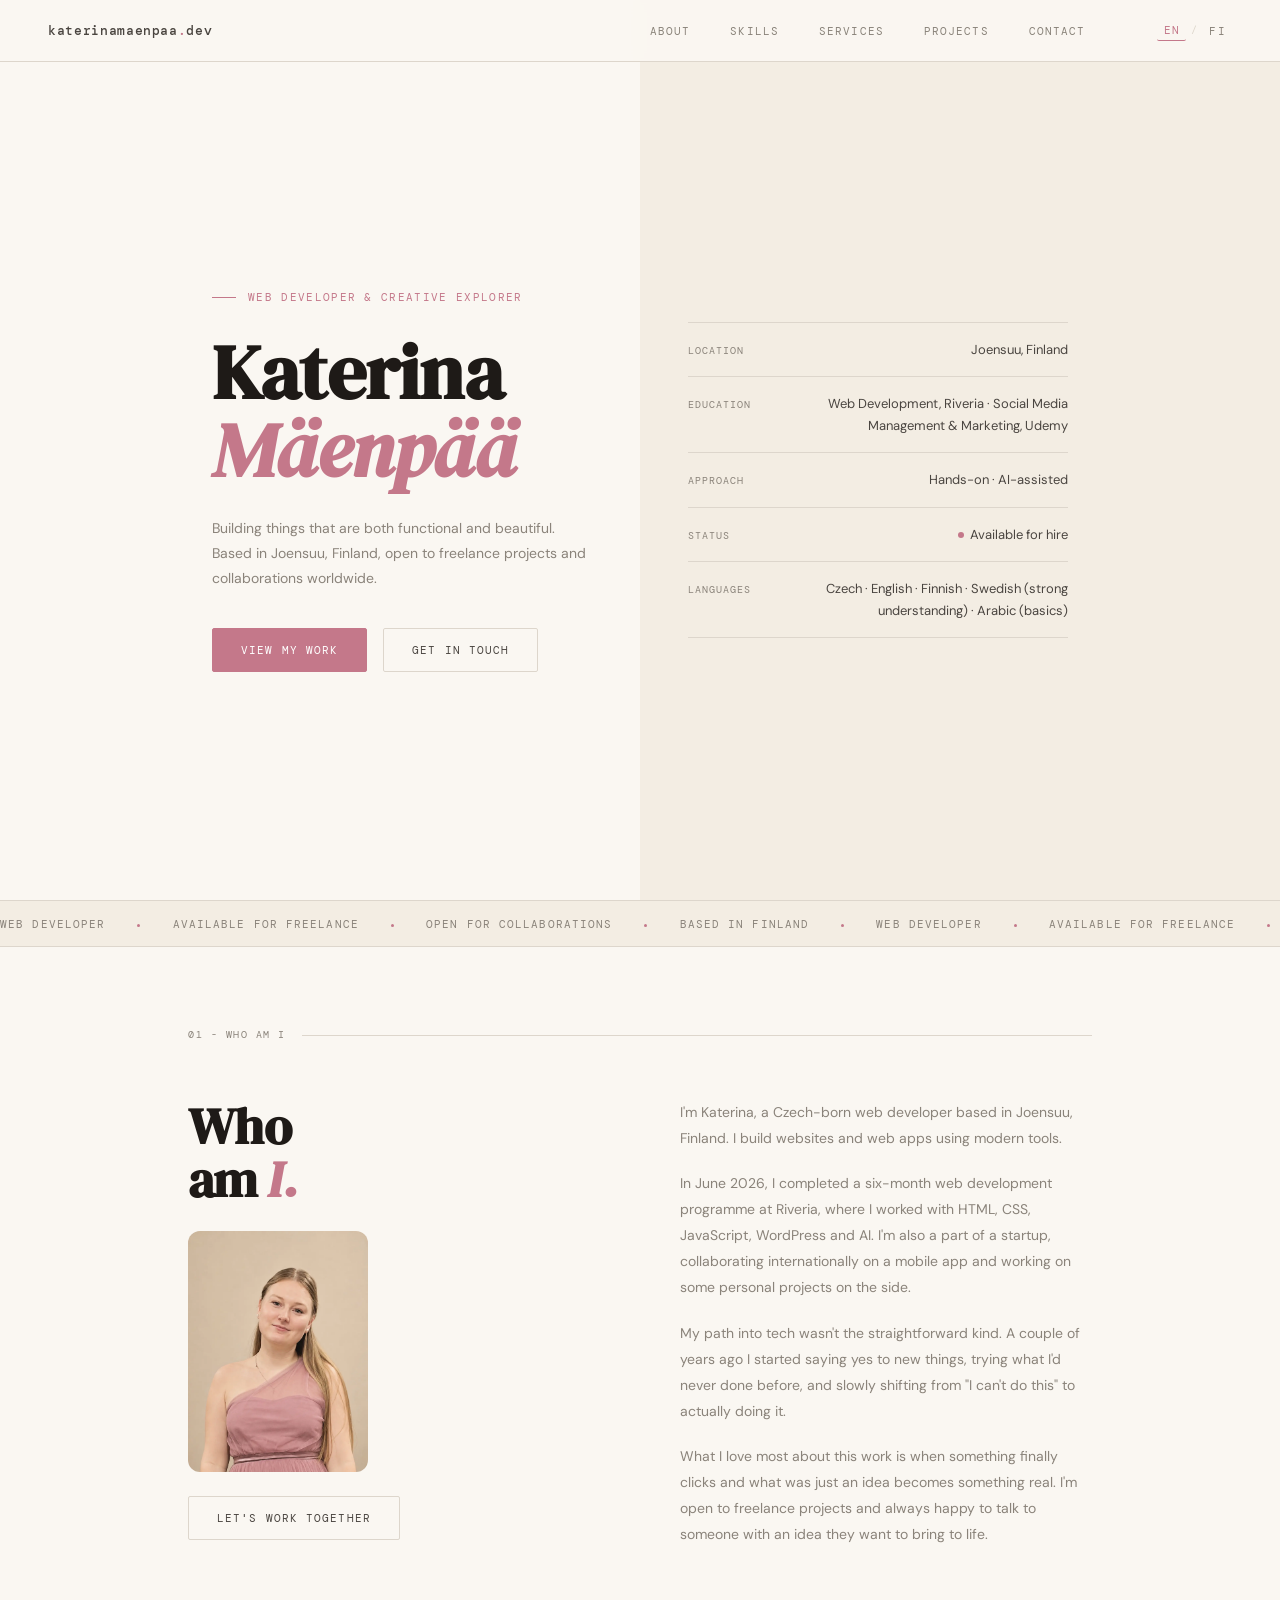
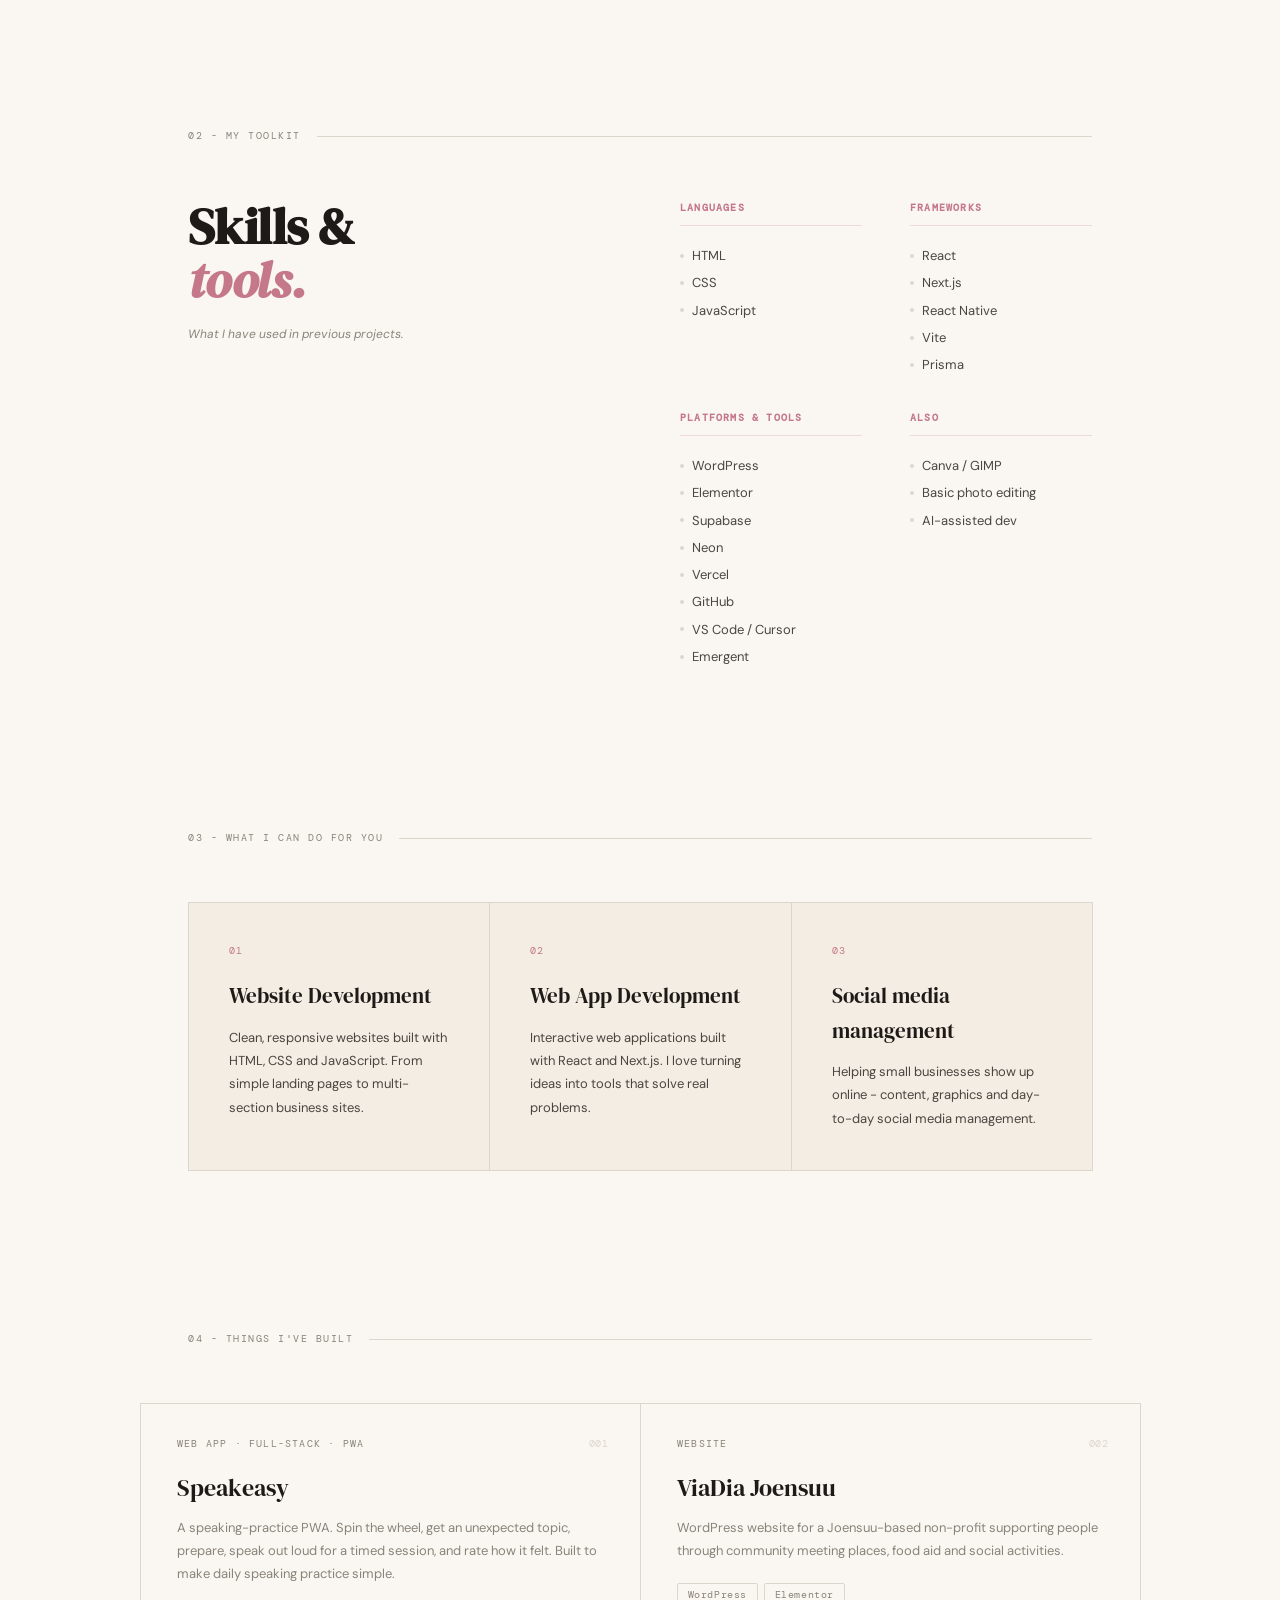
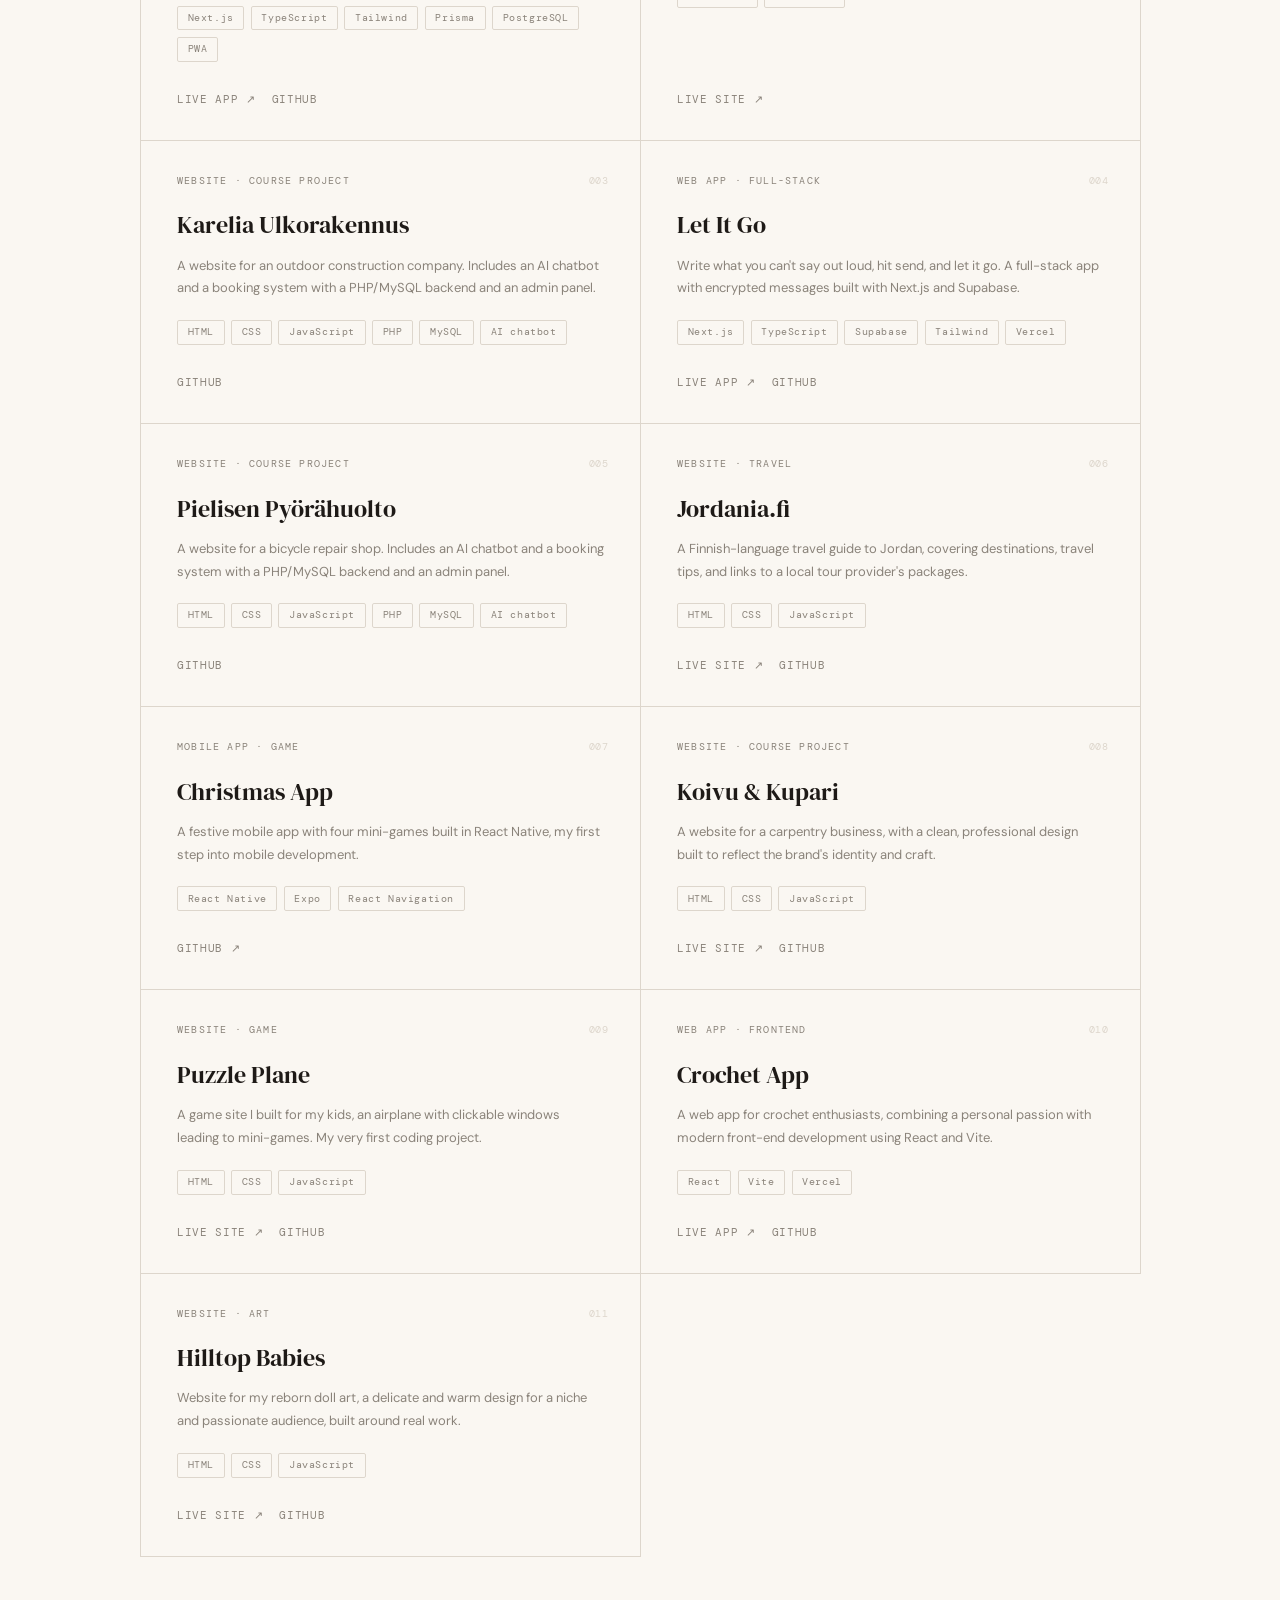
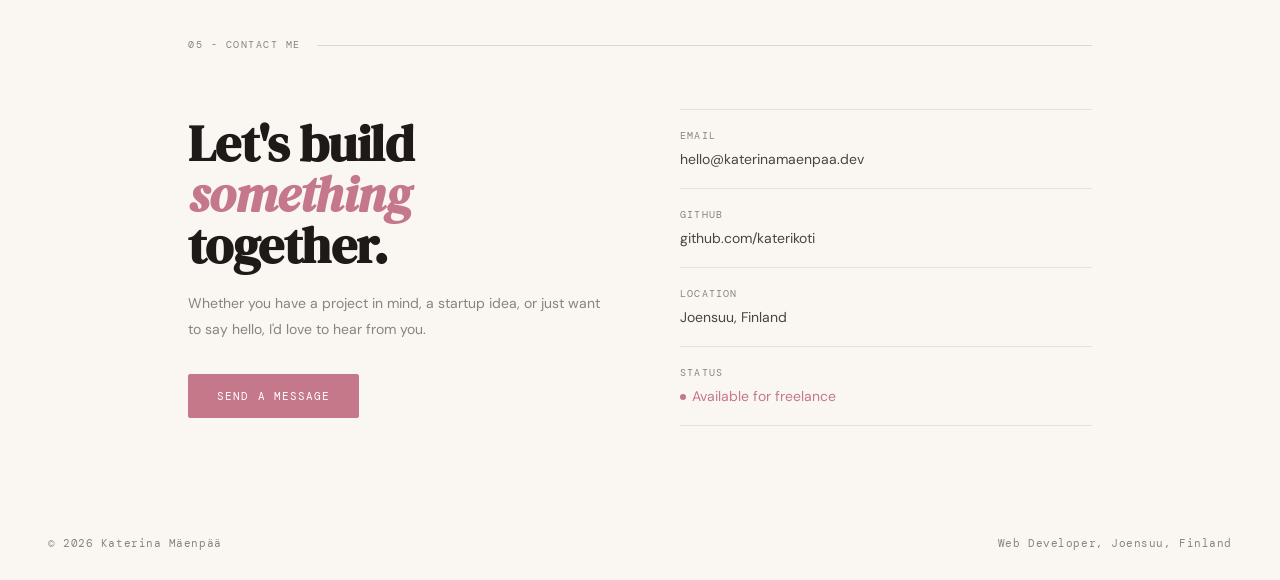
<file: index.html>
<!DOCTYPE html>
<html lang="en">
<head>
<meta charset="UTF-8">
<meta name="viewport" content="width=device-width, initial-scale=1.0">

<!-- SEO -->
<title>Katerina Mäenpää | Web Developer, Joensuu, Finland</title>
<meta name="description" content="Web developer based in Joensuu, Finland. I build clean, responsive websites and web apps using HTML, CSS, JavaScript, React and WordPress. Open to freelance projects worldwide.">
<meta name="keywords" content="web developer, Joensuu, Finland, freelance, React, Next.js, WordPress, HTML, CSS, JavaScript">
<meta name="author" content="Katerina Mäenpää">
<meta name="robots" content="index, follow">
<link rel="canonical" href="https://katerinamaenpaa.dev/">

<!-- GEO -->
<meta name="geo.region" content="FI-PKS">
<meta name="geo.placename" content="Joensuu">
<meta name="geo.position" content="62.6010;29.7638">
<meta name="ICBM" content="62.6010, 29.7638">

<!-- Open Graph -->
<meta property="og:type" content="website">
<meta property="og:title" content="Katerina Mäenpää | Web Developer">
<meta property="og:description" content="Web developer based in Joensuu, Finland. Building clean, responsive websites and web apps. Open to freelance projects worldwide.">
<meta property="og:url" content="https://katerinamaenpaa.dev/">
<meta property="og:locale" content="en_US">
<meta property="og:locale:alternate" content="fi_FI">

<link rel="icon" type="image/svg+xml" href="favicon.svg">
<link rel="preconnect" href="https://fonts.googleapis.com">
<link rel="preconnect" href="https://fonts.gstatic.com" crossorigin>
<link href="https://fonts.googleapis.com/css2?family=DM+Serif+Display:ital@0;1&family=DM+Mono:wght@400;500&family=DM+Sans:wght@400;500&display=swap" rel="stylesheet">
<link rel="stylesheet" href="styles.css">
</head>
<body>

<nav>
  <div style="display:flex;justify-content:space-between;align-items:center;width:100%">
  <div class="nav-logo">katerinamaenpaa<span>.</span>dev</div>
  <ul class="nav-links">
    <li><a href="#about" id="nav-about" data-fi="Tietoa">About</a></li>
    <li><a href="#skills" id="nav-skills" data-fi="Taidot">Skills</a></li>
    <li><a href="#services" id="nav-services" data-fi="Palvelut">Services</a></li>
    <li><a href="#projects" id="nav-projects" data-fi="Projektit">Projects</a></li>
    <li><a href="#contact" id="nav-contact" data-fi="Yhteystiedot">Contact</a></li>
    <li>
      <div class="lang-switcher">
        <button data-lang="en" class="active">EN</button>
        <span class="lang-sep">/</span>
        <button data-lang="fi">FI</button>
      </div>
    </li>
  </ul>
  <div class="nav-mobile-right">
    <div class="lang-switcher lang-switcher-mobile">
      <button data-lang="en" class="active">EN</button>
      <span class="lang-sep">/</span>
      <button data-lang="fi">FI</button>
    </div>
    <button class="hamburger" id="hamburger" aria-label="Menu">
      <span></span><span></span><span></span>
    </button>
  </div>
</nav>

<div class="mobile-menu" id="mobile-menu">
  <a href="#about" id="mob-about" data-fi="Tietoa">About</a>
  <a href="#skills" id="mob-skills" data-fi="Taidot">Skills</a>
  <a href="#services" id="mob-services" data-fi="Palvelut">Services</a>
  <a href="#projects" id="mob-projects" data-fi="Projektit">Projects</a>
  <a href="#contact" id="mob-contact" data-fi="Yhteystiedot">Contact</a>
</div>

<section class="hero" id="hero">
  <div class="hero-inner container">
    <div class="hero-left">
      <div class="hero-tag" id="hero-tag" data-fi="Web-kehittäjä &amp;amp; luova tekijä">Web Developer &amp; Creative Explorer</div>
      <h1>Katerina<br><em>Mäenpää</em></h1>
      <p class="hero-desc" id="hero-desc" data-fi="Rakennan asioita, jotka ovat sekä toimivia että kauniita. Kotipaikka Joensuu, avoin freelance-projekteille ja yhteistyöhön ympäri maailmaa.">Building things that are both functional and beautiful. Based in Joensuu, Finland, open to freelance projects and collaborations worldwide.</p>
      <div class="hero-cta">
        <a href="#projects" class="btn filled" id="hero-cta1" data-fi="Katso töitäni">View my work</a>
        <a href="#contact" class="btn" id="hero-cta2" data-fi="Ota yhteyttä">Get in touch</a>
      </div>
    </div>
    <div class="hero-right">
      <div class="hero-meta">
        <div class="hero-meta-row">
          <span class="hero-meta-label" id="meta-location-label" data-fi="Sijainti">Location</span>
          <span class="hero-meta-val" id="meta-location-val" data-fi="Joensuu, Suomi">Joensuu, Finland</span>
        </div>
        <div class="hero-meta-row">
          <span class="hero-meta-label" id="meta-education-label" data-fi="Koulutus">Education</span>
          <span class="hero-meta-val" id="meta-education-val" data-fi="Verkkopalvelun toteuttaminen, Riveria · Sosiaalisen median hallinta &amp; markkinointi, Udemy">Web Development, Riveria · Social Media Management &amp; Marketing, Udemy</span>
        </div>
        <div class="hero-meta-row">
          <span class="hero-meta-label" id="meta-approach-label" data-fi="Työtapa">Approach</span>
          <span class="hero-meta-val" id="meta-approach-val" data-fi="Tekemällä oppien · Tekoäly-avusteinen">Hands-on · AI-assisted</span>
        </div>
        <div class="hero-meta-row">
          <span class="hero-meta-label" id="meta-status-label" data-fi="Tilanne">Status</span>
          <span class="hero-meta-val" id="meta-status-val" data-fi="&lt;span class=&quot;status-dot&quot;&gt;&lt;/span&gt;Avoinna töille"><span class="status-dot"></span>Available for hire</span>
        </div>
        <div class="hero-meta-row">
          <span class="hero-meta-label" id="meta-languages-label" data-fi="Kielet">Languages</span>
          <span class="hero-meta-val" id="meta-languages-val" data-fi="Tšekki · Englanti · Suomi · Ruotsi (vahva ymmärtäminen) · Arabia (perusteet)">Czech · English · Finnish · Swedish (strong understanding) · Arabic (basics)</span>
        </div>
      </div>
    </div>
  </div>
</section>

<div class="ticker-wrap">
  <div class="ticker-inner">
    <div class="ticker" id="ticker">
        Web Developer <span class="tdot"></span> Available for freelance <span class="tdot"></span> Open for collaborations <span class="tdot"></span> Based in Finland <span class="tdot"></span> Web Developer <span class="tdot"></span> Available for freelance <span class="tdot"></span> Open for collaborations <span class="tdot"></span> Based in Finland <span class="tdot"></span> Web Developer <span class="tdot"></span> Available for freelance <span class="tdot"></span> Open for collaborations <span class="tdot"></span> Based in Finland <span class="tdot"></span> Web Developer <span class="tdot"></span> Available for freelance <span class="tdot"></span> Open for collaborations <span class="tdot"></span> Based in Finland <span class="tdot"></span>
      </div>
  </div>
</div>

<section id="about">
  <div class="section-inner">
    <div class="section-label" id="section-about-label" data-fi="01 - Kuka olen">01 - Who am I</div>
    <div class="about-grid">
      <div>
        <h2 id="about-h2" data-fi="Kuka&lt;br&gt;&lt;em&gt;olen.&lt;/em&gt;">Who<br>am <em>I.</em></h2>
        <img src="katerina.webp" alt="Portrait of Katerina Mäenpää in a pink dress, waist-up" class="about-photo">
        <a href="#contact" class="btn" style="margin-top:0" id="about-cta" data-fi="Tehdään yhteistyötä">Let's work together</a>
      </div>
      <div>
        <p class="about-text" id="about-p1" data-fi="Olen Katerina, tšekkiläissyntyinen web-kehittäjä Joensuusta. Rakennan verkkosivuja ja verkkosovelluksia moderneilla työkaluilla.">I'm Katerina, a Czech-born web developer based in Joensuu, Finland. I build websites and web apps using modern tools.</p>
        <p class="about-text" id="about-p2" data-fi="Kesäkuussa 2026 valmistuin kuuden kuukauden web-kehityskoulutuksesta Riveriassa, jossa työskentelin HTML:n, CSS:n, JavaScriptin, WordPressin ja tekoälyn parissa. Olen myös mukana startupissa, teen kansainvälistä yhteistyötä mobiilisovelluksen parissa ja työstän samalla omia henkilökohtaisia projekteja.">In June 2026, I completed a six-month web development programme at Riveria, where I worked with HTML, CSS, JavaScript, WordPress and AI. I'm also a part of a startup, collaborating internationally on a mobile app and working on some personal projects on the side.</p>
        <p class="about-text" id="about-p3" data-fi="Polkuni teknologia-alalle ei ollut suoraviivainen. Muutama vuosi sitten päätin alkaa sanoa kyllä uusille asioille, kokeilla, mitä en ollut koskaan tehnyt ja vähitellen 'en pysty tähän' asenne muuttui siihen, että oikeasti tein sitä.">My path into tech wasn't the straightforward kind. A couple of years ago I started saying yes to new things, trying what I'd never done before, and slowly shifting from "I can't do this" to actually doing it.</p>
        <p class="about-text" id="about-p4" data-fi="Rakastan tässä työssä eniten sitä, kun jokin viimein napsahtaa paikalleen ja pelkästä ideasta tulee jotain todellista. Olen avoin freelance-projekteille ja juttelen mielelläni kenen kanssa tahansa, jolla on idea, jonka haluaa toteuttaa.">What I love most about this work is when something finally clicks and what was just an idea becomes something real. I'm open to freelance projects and always happy to talk to someone with an idea they want to bring to life.</p>
      </div>
    </div>
  </div>
</section>

<section id="skills">
  <div class="section-inner">
    <div class="section-label" id="section-skills-label" data-fi="02 - Työkalupakkini">02 - My toolkit</div>
    <div class="skills-layout">
      <div>
        <h2 id="skills-h2" data-fi="Taidot &amp;amp;&lt;br&gt;&lt;em&gt;työkalut.&lt;/em&gt;">Skills &amp;<br><em>tools.</em></h2>
        <p class="skills-note" id="skills-note" data-fi="Mitä olen käyttänyt aiemmissa projekteissa.">What I have used in previous projects.</p>
      </div>
      <div class="skill-groups">
        <div class="skill-group">
          <h4 id="skills-lang-label" data-fi="Kielet">Languages</h4>
          <ul class="skill-list">
            <li>HTML</li><li>CSS</li><li>JavaScript</li>
          </ul>
        </div>
        <div class="skill-group">
          <h4 id="skills-frameworks-label" data-fi="Kehykset">Frameworks</h4>
          <ul class="skill-list">
            <li>React</li><li>Next.js</li><li>React Native</li><li>Vite</li><li>Prisma</li>
          </ul>
        </div>
        <div class="skill-group">
          <h4 id="skills-platforms-label" data-fi="Alustat &amp;amp; työkalut">Platforms &amp; tools</h4>
          <ul class="skill-list">
            <li>WordPress</li><li>Elementor</li><li>Supabase</li><li>Neon</li><li>Vercel</li><li>GitHub</li><li>VS Code / Cursor</li><li>Emergent</li>
          </ul>
        </div>
        <div class="skill-group">
          <h4 id="skills-also-label" data-fi="Lisäksi">Also</h4>
          <ul class="skill-list">
              <li data-fi="Canva / GIMP">Canva / GIMP</li>
              <li data-fi="Peruskuvankäsittely">Basic photo editing</li>
              <li data-fi="Tekoälyavusteinen kehitys">AI-assisted dev</li>
            </ul>
        </div>
      </div>
    </div>
  </div>
</section>

<section id="services">
  <div class="section-inner">
    <div class="section-label" id="section-services-label" data-fi="03 - Mitä voin tehdä sinulle">03 - What I can do for you</div>
    <div class="services-row">
      <div class="service-item">
        <span class="service-num">01</span>
        <h3 id="svc1-title" data-fi="Verkkosivujen kehitys">Website Development</h3>
        <p id="svc1-desc" data-fi="Siistit, responsiiviset verkkosivut HTML:llä, CSS:llä ja JavaScriptillä. Yksinkertaisista laskeutumissivuista moniosaisiin yrityssivustoihin.">Clean, responsive websites built with HTML, CSS and JavaScript. From simple landing pages to multi-section business sites.</p>
      </div>
      <div class="service-item">
        <span class="service-num">02</span>
        <h3 id="svc2-title" data-fi="Web-sovellusten kehitys">Web App Development</h3>
        <p id="svc2-desc" data-fi="Interaktiiviset web-sovellukset Reactilla ja Next.js:llä. Rakastan ideoiden muuttamista työkaluiksi, jotka ratkaisevat todellisia ongelmia.">Interactive web applications built with React and Next.js. I love turning ideas into tools that solve real problems.</p>
      </div>
      <div class="service-item">
        <span class="service-num">03</span>
        <h3 id="svc3-title" data-fi="Sosiaalisen median hallinta">Social media management</h3>
        <p id="svc3-desc" data-fi="Sisällöntuotantoa, grafiikkaa ja sosiaalisen median hallintaa pienyrityksille.">Helping small businesses show up online - content, graphics and day-to-day social media management.</p>
      </div>
    </div>
  </div>
</section>

<section id="projects">
  <div class="section-inner" style="padding-bottom:0">
    <div class="section-label" id="section-projects-label" data-fi="04 - Rakentamiani asioita">04 - Things I've built</div>
  </div>
  <div class="projects-grid">

    <div class="project-card">
      <span class="project-num">001</span>
      <div class="project-type" id="p12-type" data-fi="Web-sovellus · Full-Stack · PWA">Web App · Full-Stack · PWA</div>
      <h3>Speakeasy</h3>
      <p id="p12-desc" data-fi="Puheharjoitus-PWA. Pyöritä pyörää, saat odottamattoman aiheen, valmistaudu, puhu ääneen ajastetun session ajan ja arvioi miltä se tuntui. Suunniteltu tekemään päivittäisestä harjoittelusta helppoa.">A speaking-practice PWA. Spin the wheel, get an unexpected topic, prepare, speak out loud for a timed session, and rate how it felt. Built to make daily speaking practice simple.</p>
      <div class="project-tags">
        <span class="tag">Next.js</span><span class="tag">TypeScript</span><span class="tag">Tailwind</span><span class="tag">Prisma</span><span class="tag">PostgreSQL</span><span class="tag">PWA</span>
      </div>
      <div class="project-links">
        <a href="https://speakeasy-jet-theta.vercel.app/about" target="_blank" rel="noopener noreferrer" id="p12-live" data-fi="Sovellus ↗">Live app ↗</a>
        <a href="https://github.com/katerikoti/speakeasy" target="_blank" rel="noopener noreferrer">GitHub</a>
      </div>
    </div>
    <div class="project-card">
      <span class="project-num">002</span>
      <div class="project-type" id="p9-type" data-fi="Verkkosivu">Website</div>
      <h3>ViaDia Joensuu</h3>
      <p id="p9-desc" data-fi="WordPress-sivusto joensuulaiselle yhdistykselle, joka tukee ihmisiä arjessa kohtaamispaikkojen, ruoka-avun ja yhteisötoiminnan kautta.">WordPress website for a Joensuu-based non-profit supporting people through community meeting places, food aid and social activities.</p>
      <div class="project-tags">
        <span class="tag">WordPress</span><span class="tag">Elementor</span>
      </div>
      <div class="project-links">
        <a href="https://joensuu.viadia.fi" target="_blank" rel="noopener noreferrer" id="p9-live" data-fi="Sivusto ↗">Live site ↗</a>
      </div>
    </div>
    <div class="project-card">
      <span class="project-num">003</span>
      <div class="project-type" id="p3-type" data-fi="Verkkosivu · Kurssiprojekti">Website · Course project</div>
      <h3>Karelia Ulkorakennus</h3>
      <p id="p3-desc" data-fi="Sivusto ulkorakennusyritykselle. Sisältää tekoälychatbotin sekä ajanvarausjärjestelmän PHP/MySQL-backendillä ja admin-paneelilla.">A website for an outdoor construction company. Includes an AI chatbot and a booking system with a PHP/MySQL backend and an admin panel.</p>
      <div class="project-tags">
        <span class="tag">HTML</span><span class="tag">CSS</span><span class="tag">JavaScript</span><span class="tag">PHP</span><span class="tag">MySQL</span><span class="tag">AI chatbot</span>
      </div>
      <div class="project-links">
        <a href="https://github.com/katerikoti/karelia-ulkorakennus" target="_blank" rel="noopener noreferrer">GitHub</a>
      </div>
    </div>
    <div class="project-card">
      <span class="project-num">004</span>
      <div class="project-type" id="p1-type" data-fi="Web-sovellus · Full-Stack">Web App · Full-Stack</div>
      <h3>Let It Go</h3>
      <p id="p1-desc" data-fi="Kirjoita mitä et pysty sanomaan ääneen, paina lähetä ja päästä irti. Full-stack-sovellus salatuilla viesteillä, rakennettu Next.js:llä ja Supabasella.">Write what you can't say out loud, hit send, and let it go. A full-stack app with encrypted messages built with Next.js and Supabase.</p>
      <div class="project-tags">
        <span class="tag">Next.js</span><span class="tag">TypeScript</span><span class="tag">Supabase</span><span class="tag">Tailwind</span><span class="tag">Vercel</span>
      </div>
      <div class="project-links">
        <a href="https://let-it-go-chi.vercel.app" target="_blank" rel="noopener noreferrer" id="p1-live" data-fi="Sovellus ↗">Live app ↗</a>
        <a href="https://github.com/katerikoti/let-it-go" target="_blank" rel="noopener noreferrer">GitHub</a>
      </div>
    </div>
    <div class="project-card">
      <span class="project-num">005</span>
      <div class="project-type" id="p7-type" data-fi="Verkkosivu · Kurssiprojekti">Website · Course project</div>
      <h3>Pielisen Pyörähuolto</h3>
      <p id="p7-desc" data-fi="Sivusto polkupyöräkorjaamolle. Sisältää tekoälychatbotin sekä ajanvarausjärjestelmän PHP/MySQL-backendillä ja admin-paneelilla.">A website for a bicycle repair shop. Includes an AI chatbot and a booking system with a PHP/MySQL backend and an admin panel.</p>
      <div class="project-tags">
        <span class="tag">HTML</span><span class="tag">CSS</span><span class="tag">JavaScript</span><span class="tag">PHP</span><span class="tag">MySQL</span><span class="tag">AI chatbot</span>
      </div>
      <div class="project-links">
        <a href="https://github.com/katerikoti/pielisen-pyorahuolto" target="_blank" rel="noopener noreferrer">GitHub</a>
      </div>
    </div>
    <div class="project-card">
      <span class="project-num">006</span>
      <div class="project-type" id="p11-type" data-fi="Verkkosivu · Matkailu">Website · Travel</div>
      <h3>Jordania.fi</h3>
      <p id="p11-desc" data-fi="Suomenkielinen matkaopas Jordaniaan, tietoa kohteista, vinkkejä ja linkkejä paikallisen matkanjärjestäjän paketteihin.">A Finnish-language travel guide to Jordan, covering destinations, travel tips, and links to a local tour provider's packages.</p>
      <div class="project-tags">
        <span class="tag">HTML</span><span class="tag">CSS</span><span class="tag">JavaScript</span>
      </div>
      <div class="project-links">
        <a href="https://katerikoti.github.io/jordania.fi/" target="_blank" rel="noopener noreferrer" id="p11-live" data-fi="Sivusto ↗">Live site ↗</a>
        <a href="https://github.com/katerikoti/jordania.fi" target="_blank" rel="noopener noreferrer">GitHub</a>
      </div>
    </div>
    <div class="project-card">
      <span class="project-num">007</span>
      <div class="project-type" id="p4-type" data-fi="Mobiilisovellus · Peli">Mobile App · Game</div>
      <h3>Christmas App</h3>
      <p id="p4-desc" data-fi="Jouluinen mobiilisovellus neljällä minipelillä React Nativella, ensimmäinen askeleeni mobiilisovellusten pariin.">A festive mobile app with four mini-games built in React Native, my first step into mobile development.</p>
      <div class="project-tags">
        <span class="tag">React Native</span><span class="tag">Expo</span><span class="tag">React Navigation</span>
      </div>
      <div class="project-links">
        <a href="https://github.com/katerikoti/christmas-app" target="_blank" rel="noopener noreferrer">GitHub ↗</a>
      </div>
    </div>
    <div class="project-card">
      <span class="project-num">008</span>
      <div class="project-type" id="p5-type" data-fi="Verkkosivu · Kurssiprojekti">Website · Course project</div>
      <h3>Koivu &amp; Kupari</h3>
      <p id="p5-desc" data-fi="Sivusto puusepänyritykselle, siisti ja ammattimainen muotoilu brändin identiteetin ja käsityön henkeen.">A website for a carpentry business, with a clean, professional design built to reflect the brand's identity and craft.</p>
      <div class="project-tags">
        <span class="tag">HTML</span><span class="tag">CSS</span><span class="tag">JavaScript</span>
      </div>
      <div class="project-links">
        <a href="https://katerikoti.github.io/koivukupari/" target="_blank" rel="noopener noreferrer" id="p5-live" data-fi="Sivusto ↗">Live site ↗</a>
        <a href="https://github.com/katerikoti/koivukupari" target="_blank" rel="noopener noreferrer">GitHub</a>
      </div>
    </div>
    <div class="project-card">
      <span class="project-num">009</span>
      <div class="project-type" id="p10-type" data-fi="Verkkosivu · Peli">Website · Game</div>
      <h3>Puzzle Plane</h3>
      <p id="p10-desc" data-fi="Pelisivusto lapsilleni, lentokoneessa on klikattavia ikkunoita, joista pääsee minipeleihin. Ensimmäinen koodausprojektini.">A game site I built for my kids, an airplane with clickable windows leading to mini-games. My very first coding project.</p>
      <div class="project-tags">
        <span class="tag">HTML</span><span class="tag">CSS</span><span class="tag">JavaScript</span>
      </div>
      <div class="project-links">
        <a href="https://katerikoti.github.io/puzzle-plane/" target="_blank" rel="noopener noreferrer" id="p10-live" data-fi="Sivusto ↗">Live site ↗</a>
        <a href="https://github.com/katerikoti/puzzle-plane" target="_blank" rel="noopener noreferrer">GitHub</a>
      </div>
    </div>
    <div class="project-card">
      <span class="project-num">010</span>
      <div class="project-type" id="p2-type" data-fi="Web-sovellus · Frontend">Web App · Frontend</div>
      <h3>Crochet App</h3>
      <p id="p2-desc" data-fi="Web-sovellus virkkausharrastajille, yhdistää henkilökohtaisen intohimon moderniin frontend-kehitykseen Reactilla ja Vitellä.">A web app for crochet enthusiasts, combining a personal passion with modern front-end development using React and Vite.</p>
      <div class="project-tags">
        <span class="tag">React</span><span class="tag">Vite</span><span class="tag">Vercel</span>
      </div>
      <div class="project-links">
        <a href="https://crochet-app-swart.vercel.app" target="_blank" rel="noopener noreferrer" id="p2-live" data-fi="Sovellus ↗">Live app ↗</a>
        <a href="https://github.com/katerikoti/crochet-app" target="_blank" rel="noopener noreferrer">GitHub</a>
      </div>
    </div>
    <div class="project-card">
      <span class="project-num">011</span>
      <div class="project-type" id="p8-type" data-fi="Verkkosivu · Taide">Website · Art</div>
      <h3>Hilltop Babies</h3>
      <p id="p8-desc" data-fi="Sivusto reborn-nukketaiteelleni, herkkä ja lämmin muotoilu intohimoiselle yleisölle, rakennettu todellisten töiden ympärille.">Website for my reborn doll art, a delicate and warm design for a niche and passionate audience, built around real work.</p>
      <div class="project-tags">
        <span class="tag">HTML</span><span class="tag">CSS</span><span class="tag">JavaScript</span>
      </div>
      <div class="project-links">
        <a href="https://katerikoti.github.io/hilltop-babies/" target="_blank" rel="noopener noreferrer" id="p8-live" data-fi="Sivusto ↗">Live site ↗</a>
        <a href="https://github.com/katerikoti/hilltop-babies" target="_blank" rel="noopener noreferrer">GitHub</a>
      </div>
    </div>

  </div>
</section>

<section id="contact">
  <div class="section-inner">
    <div class="section-label" id="section-contact-label" data-fi="05 - Ota yhteyttä">05 - Contact me</div>
    <div class="contact-layout">
      <div>
        <h2 id="contact-h2" data-fi="Rakennetaan&lt;br&gt;&lt;em&gt;jotain&lt;/em&gt;&lt;br&gt;yhdessä.">Let's build<br><em>something</em><br>together.</h2>
        <p id="contact-p" data-fi="Jos sinulla on projekti mielessä, startup-idea hautumassa tai haluat vain sanoa hei, ota rohkeasti yhteyttä.">Whether you have a project in mind, a startup idea, or just want to say hello, I'd love to hear from you.</p>
        <a href="mailto:hello@katerinamaenpaa.dev" class="btn filled" id="contact-btn" data-fi="Lähetä viesti">Send a message</a>
      </div>
      <div class="contact-rows">
        <div class="contact-row">
          <label id="contact-email-label" data-fi="Sähköposti">Email</label>
          <a href="mailto:hello@katerinamaenpaa.dev">hello@katerinamaenpaa.dev</a>
        </div>
        <div class="contact-row">
          <label id="contact-github-label" data-fi="GitHub">GitHub</label>
          <a href="https://github.com/katerikoti" target="_blank" rel="noopener noreferrer">github.com/katerikoti</a>
        </div>
        <div class="contact-row">
          <label id="contact-location-label" data-fi="Sijainti">Location</label>
          <span id="contact-location-val" data-fi="Joensuu, Suomi">Joensuu, Finland</span>
        </div>
        <div class="contact-row">
          <label id="contact-status-label" data-fi="Tilanne">Status</label>
          <span class="avail" id="contact-status-val" data-fi="&lt;span class=&quot;status-dot&quot;&gt;&lt;/span&gt;Avoinna freelance-töille"><span class="status-dot"></span>Available for freelance</span>
        </div>
      </div>
    </div>
  </div>
</section>

<footer>
  <span>© 2026 Katerina Mäenpää</span>
  <span id="footer-right" data-fi="Web-kehittäjä, Joensuu, Suomi">Web Developer, Joensuu, Finland</span>
</footer>

<button class="scroll-top" id="scroll-top" aria-label="Scroll to top">
  <svg viewBox="0 0 24 24" xmlns="http://www.w3.org/2000/svg">
    <polyline points="18 15 12 9 6 15"></polyline>
  </svg>
</button>

<template id="ticker-fi">
  Web-kehittäjä <span class="tdot"></span> avoin freelance-työlle <span class="tdot"></span> Avoin yhteistyölle <span class="tdot"></span> Kotipaikka Suomi <span class="tdot"></span> Web-kehittäjä <span class="tdot"></span> avoin freelance-työlle <span class="tdot"></span> Avoin yhteistyölle <span class="tdot"></span> Kotipaikka Suomi <span class="tdot"></span> Web-kehittäjä <span class="tdot"></span> avoin freelance-työlle <span class="tdot"></span> Avoin yhteistyölle <span class="tdot"></span> Kotipaikka Suomi <span class="tdot"></span> Web-kehittäjä <span class="tdot"></span> avoin freelance-työlle <span class="tdot"></span> Avoin yhteistyölle <span class="tdot"></span> Kotipaikka Suomi <span class="tdot"></span>
</template>

<script src="script.js"></script>
</body>
</html>
</file>
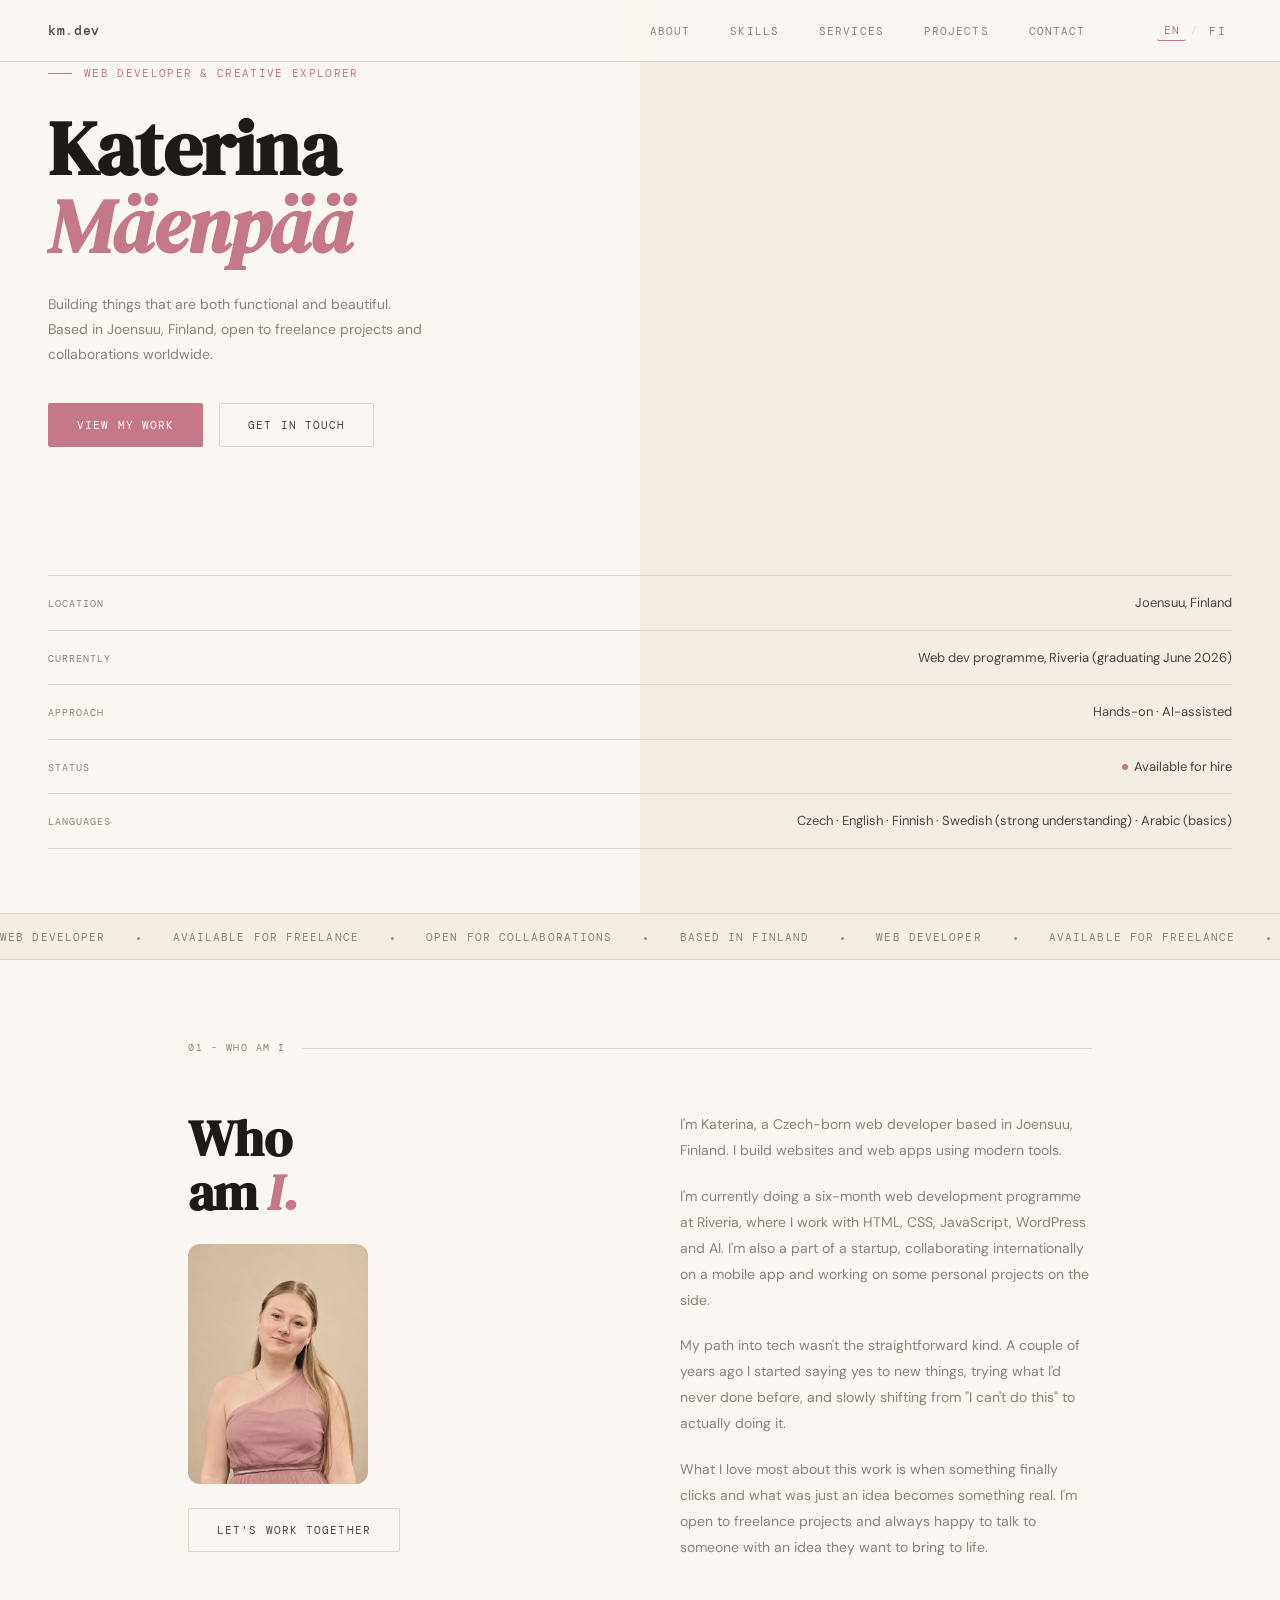
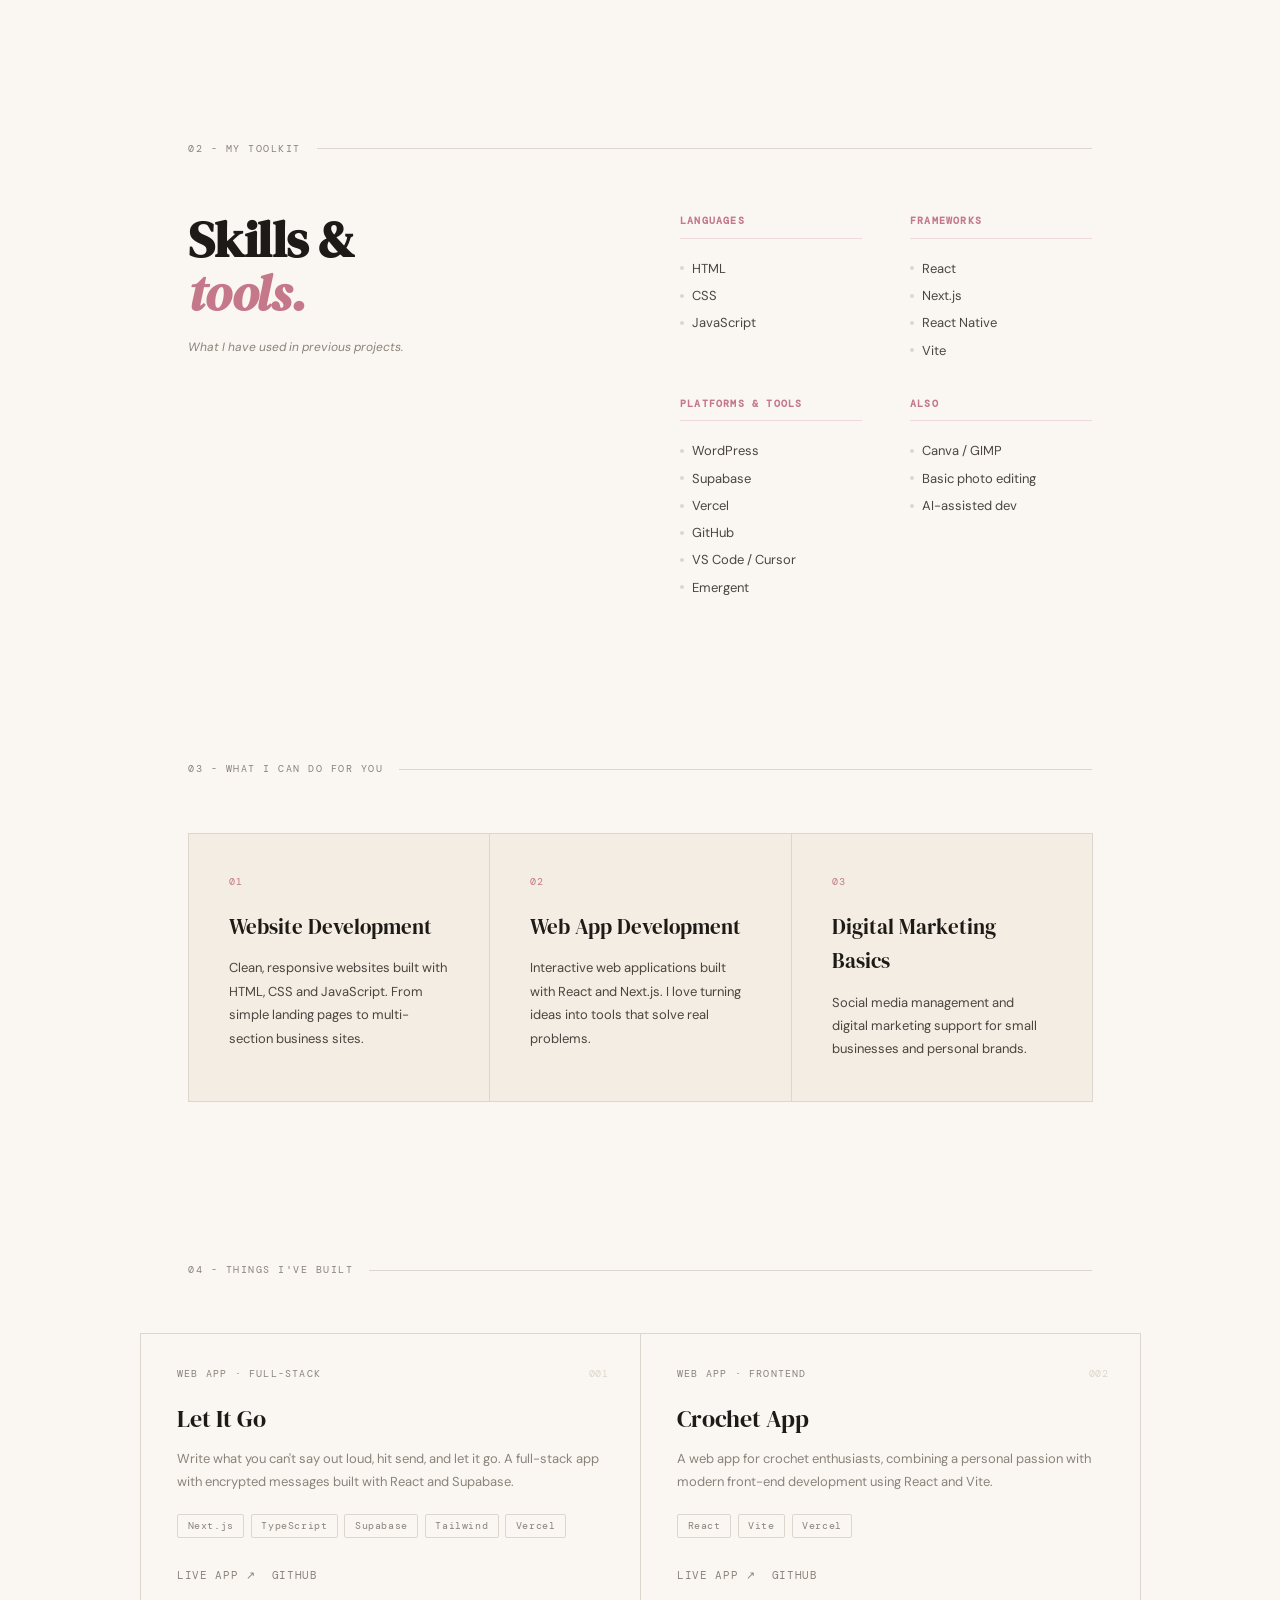
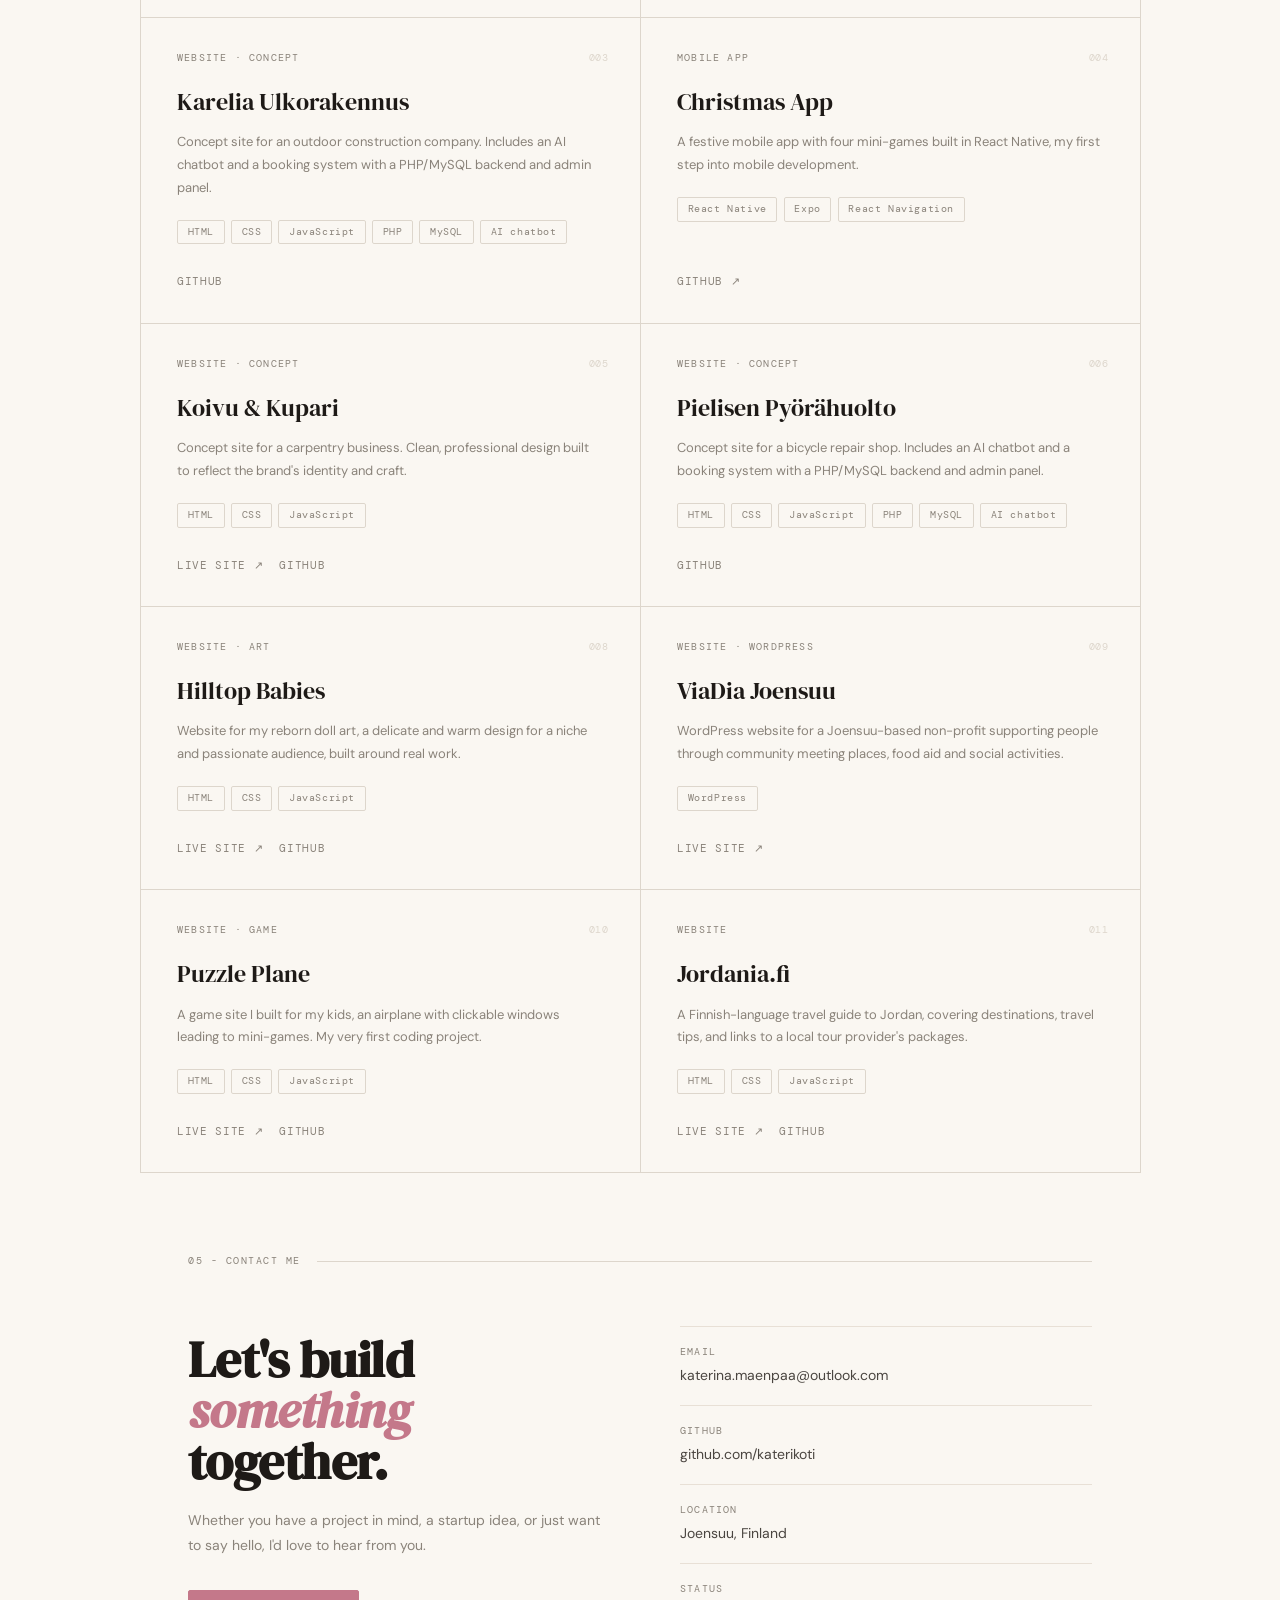
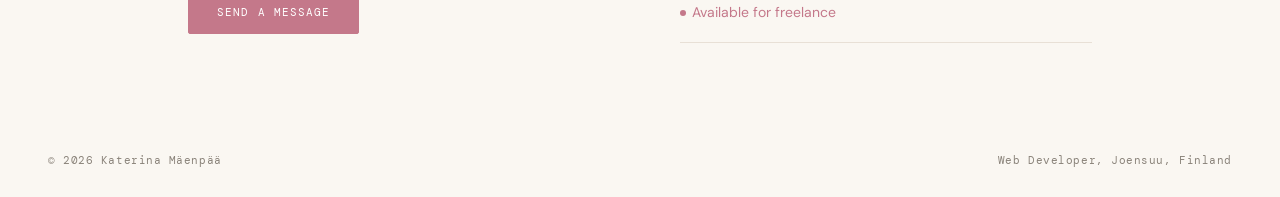
<file: portfolio-km.html>
<!DOCTYPE html>
<html lang="en">
<head>
<meta charset="UTF-8">
<meta name="viewport" content="width=device-width, initial-scale=1.0">

<!-- SEO -->
<title>Katerina Mäenpää | Web Developer, Joensuu, Finland</title>
<meta name="description" content="Web developer based in Joensuu, Finland. I build clean, responsive websites and web apps using HTML, CSS, JavaScript, React and WordPress. Open to freelance projects worldwide.">
<meta name="keywords" content="web developer, Joensuu, Finland, freelance, React, Next.js, WordPress, HTML, CSS, JavaScript">
<meta name="author" content="Katerina Mäenpää">
<meta name="robots" content="index, follow">
<link rel="canonical" href="https://katerina.maenpaa.dev/">

<!-- GEO -->
<meta name="geo.region" content="FI-PKS">
<meta name="geo.placename" content="Joensuu">
<meta name="geo.position" content="62.6010;29.7638">
<meta name="ICBM" content="62.6010, 29.7638">

<!-- Open Graph -->
<meta property="og:type" content="website">
<meta property="og:title" content="Katerina Mäenpää | Web Developer">
<meta property="og:description" content="Web developer based in Joensuu, Finland. Building clean, responsive websites and web apps. Open to freelance projects worldwide.">
<meta property="og:url" content="https://katerina.maenpaa.dev/">
<meta property="og:locale" content="en_US">
<meta property="og:locale:alternate" content="fi_FI">

<link rel="icon" type="image/svg+xml" href="favicon.svg">
<link rel="preconnect" href="https://fonts.googleapis.com">
<link rel="preconnect" href="https://fonts.gstatic.com" crossorigin>
<link href="https://fonts.googleapis.com/css2?family=DM+Serif+Display:ital@0;1&family=DM+Mono:wght@400;500&family=DM+Sans:wght@400;500&display=swap" rel="stylesheet">
<link rel="stylesheet" href="styles.css">
</head>
<body>

<nav>
  <div class="nav-logo">km<span>.</span>dev</div>
  <ul class="nav-links">
    <li><a href="#about" id="nav-about" data-fi="Tietoa">About</a></li>
    <li><a href="#skills" id="nav-skills" data-fi="Taidot">Skills</a></li>
    <li><a href="#services" id="nav-services" data-fi="Palvelut">Services</a></li>
    <li><a href="#projects" id="nav-projects" data-fi="Projektit">Projects</a></li>
    <li><a href="#contact" id="nav-contact" data-fi="Yhteystiedot">Contact</a></li>
    <li>
      <div class="lang-switcher">
        <button data-lang="en" class="active">EN</button>
        <span class="lang-sep">/</span>
        <button data-lang="fi">FI</button>
      </div>
    </li>
  </ul>
</nav>

<section class="hero" id="hero">
  <div class="hero-left">
    <div class="hero-tag" id="hero-tag" data-fi="Web-kehittäjä &amp;amp; luova tekijä">Web Developer &amp; Creative Explorer</div>
    <h1>Katerina<br><em>Mäenpää</em></h1>
    <p class="hero-desc" id="hero-desc" data-fi="Rakennan asioita, jotka ovat sekä toimivia että kauniita. Kotipaikka Joensuu, avoin freelance-projekteihin ja yhteistyöhön ympäri maailmaa.">Building things that are both functional and beautiful. Based in Joensuu, Finland, open to freelance projects and collaborations worldwide.</p>
    <div class="hero-cta">
      <a href="#projects" class="btn filled" id="hero-cta1" data-fi="Katso töitäni">View my work</a>
      <a href="#contact" class="btn" id="hero-cta2" data-fi="Ota yhteyttä">Get in touch</a>
    </div>
  </div>
  <div class="hero-right">
    <div class="hero-meta">
      <div class="hero-meta-row">
        <span class="hero-meta-label" id="meta-location-label" data-fi="Sijainti">Location</span>
        <span class="hero-meta-val" id="meta-location-val" data-fi="Joensuu, Suomi">Joensuu, Finland</span>
      </div>
      <div class="hero-meta-row">
        <span class="hero-meta-label" id="meta-currently-label" data-fi="Tällä hetkellä">Currently</span>
        <span class="hero-meta-val" id="meta-currently-val" data-fi="Web dev -ohjelma, Riveria (valmistuminen kesäkuu 2026)">Web dev programme, Riveria (graduating June 2026)</span>
      </div>
      <div class="hero-meta-row">
        <span class="hero-meta-label" id="meta-approach-label" data-fi="Työtapa">Approach</span>
        <span class="hero-meta-val" id="meta-approach-val" data-fi="Tekemällä oppien · Tekoäly-avusteinen">Hands-on · AI-assisted</span>
      </div>
      <div class="hero-meta-row">
        <span class="hero-meta-label" id="meta-status-label" data-fi="Tilanne">Status</span>
        <span class="hero-meta-val" id="meta-status-val" data-fi="&lt;span class=&quot;status-dot&quot;&gt;&lt;/span&gt;Avoinna töille"><span class="status-dot"></span>Available for hire</span>
      </div>
      <div class="hero-meta-row">
        <span class="hero-meta-label" id="meta-languages-label" data-fi="Kielet">Languages</span>
        <span class="hero-meta-val" id="meta-languages-val" data-fi="Tšekki · Englanti · Suomi · Ruotsi (vahva ymmärtäminen) · Arabia (perusteet)">Czech · English · Finnish · Swedish (strong understanding) · Arabic (basics)</span>
      </div>
    </div>
  </div>
</section>

<div class="ticker-wrap">
  <div class="ticker" id="ticker">
    Web Developer <span class="tdot"></span> Available for freelance <span class="tdot"></span> Open for collaborations <span class="tdot"></span> Based in Finland <span class="tdot"></span> Web Developer <span class="tdot"></span> Available for freelance <span class="tdot"></span> Open for collaborations <span class="tdot"></span> Based in Finland <span class="tdot"></span>
  </div>
</div>

<section id="about">
  <div class="section-inner">
    <div class="section-label" id="section-about-label" data-fi="01 - Kuka olen">01 - Who am I</div>
    <div class="about-grid">
      <div>
        <h2 id="about-h2" data-fi="Kuka&lt;br&gt;&lt;em&gt;olen.&lt;/em&gt;">Who<br>am <em>I.</em></h2>
        <img src="katerina.webp" alt="Katerina Mäenpää" class="about-photo">
        <a href="#contact" class="btn" style="margin-top:0" id="about-cta" data-fi="Tehdään yhteistyötä">Let's work together</a>
      </div>
      <div>
        <p class="about-text" id="about-p1" data-fi="Olen Katerina, tšekkiläissyntyinen webkehittäjä Joensuusta. Rakennan verkkosivuja ja verkkosovelluksia moderneilla työkaluilla.">I'm Katerina, a Czech-born web developer based in Joensuu, Finland. I build websites and web apps using modern tools.</p>
        <p class="about-text" id="about-p2" data-fi="Olen tällä hetkellä kuuden kuukauden webkehityskoulutuksessa Riveriassa, jossa työskentelen HTML:n, CSS:n, JavaScriptin, WordPressin ja tekoälyn parissa. Olen myös mukana startupissa, teen kansainvälistä yhteistyötä mobiilisovelluksen parissa ja työstän samalla omia henkilökohtaisia projekteja.">I'm currently doing a six-month web development programme at Riveria, where I work with HTML, CSS, JavaScript, WordPress and AI. I'm also a part of a startup, collaborating internationally on a mobile app and working on some personal projects on the side.</p>
        <p class="about-text" id="about-p3" data-fi="Polkuni teknologiaan ei ollut suoraviivainen. Pari vuotta sitten aloin sanoa kyllä uusille asioille, kokeilla sitä mitä en ollut koskaan tehnyt, ja siirtyä vähitellen ajatuksesta &quot;en pysty tähän&quot; siihen, että oikeasti tein niitä.">My path into tech wasn't the straightforward kind. A couple of years ago I started saying yes to new things, trying what I'd never done before, and slowly shifting from "I can't do this" to actually doing it.</p>
        <p class="about-text" id="about-p4" data-fi="Rakastan tässä työssä eniten sitä, kun jokin viimein napsahtaa paikalleen ja pelkästä ideasta tulee jotain todellista. Olen avoin freelance-projekteille ja juttelen mielelläni kenelle tahansa, jolla on idea, jonka haluaa toteuttaa.">What I love most about this work is when something finally clicks and what was just an idea becomes something real. I'm open to freelance projects and always happy to talk to someone with an idea they want to bring to life.</p>
      </div>
    </div>
  </div>
</section>

<section id="skills">
  <div class="section-inner">
    <div class="section-label" id="section-skills-label" data-fi="02 - Työkalupakkini">02 - My toolkit</div>
    <div class="skills-layout">
      <div>
        <h2 id="skills-h2" data-fi="Taidot &amp;amp;&lt;br&gt;&lt;em&gt;työkalut.&lt;/em&gt;">Skills &amp;<br><em>tools.</em></h2>
        <p class="skills-note" id="skills-note" data-fi="Mitä olen käyttänyt aiemmissa projekteissa.">What I have used in previous projects.</p>
      </div>
      <div class="skill-groups">
        <div class="skill-group">
          <h4 id="skills-lang-label" data-fi="Kielet">Languages</h4>
          <ul class="skill-list">
            <li>HTML</li><li>CSS</li><li>JavaScript</li>
          </ul>
        </div>
        <div class="skill-group">
          <h4 id="skills-frameworks-label" data-fi="Kehykset">Frameworks</h4>
          <ul class="skill-list">
            <li>React</li><li>Next.js</li><li>React Native</li><li>Vite</li>
          </ul>
        </div>
        <div class="skill-group">
          <h4 id="skills-platforms-label" data-fi="Alustat &amp;amp; työkalut">Platforms &amp; tools</h4>
          <ul class="skill-list">
            <li>WordPress</li><li>Supabase</li><li>Vercel</li><li>GitHub</li><li>VS Code / Cursor</li><li>Emergent</li>
          </ul>
        </div>
        <div class="skill-group">
          <h4 id="skills-also-label" data-fi="Lisäksi">Also</h4>
          <ul class="skill-list">
            <li>Canva / GIMP</li><li>Basic photo editing</li><li>AI-assisted dev</li>
          </ul>
        </div>
      </div>
    </div>
  </div>
</section>

<section id="services">
  <div class="section-inner">
    <div class="section-label" id="section-services-label" data-fi="03 - Mitä voin tehdä sinulle">03 - What I can do for you</div>
    <div class="services-row">
      <div class="service-item">
        <span class="service-num">01</span>
        <h3 id="svc1-title" data-fi="Verkkosivujen kehitys">Website Development</h3>
        <p id="svc1-desc" data-fi="Siistit, responsiiviset verkkosivut HTML:llä, CSS:llä ja JavaScriptillä. Yksinkertaisista laskeutumissivuista moniosaisiin yrityssivustoihin.">Clean, responsive websites built with HTML, CSS and JavaScript. From simple landing pages to multi-section business sites.</p>
      </div>
      <div class="service-item">
        <span class="service-num">02</span>
        <h3 id="svc2-title" data-fi="Web-sovellusten kehitys">Web App Development</h3>
        <p id="svc2-desc" data-fi="Interaktiiviset web-sovellukset Reactilla ja Next.js:llä. Rakastan ideoiden muuttamista työkaluiksi, jotka ratkaisevat todellisia ongelmia.">Interactive web applications built with React and Next.js. I love turning ideas into tools that solve real problems.</p>
      </div>
      <div class="service-item">
        <span class="service-num">03</span>
        <h3 id="svc3-title" data-fi="Digitaalinen markkinointi">Digital Marketing Basics</h3>
        <p id="svc3-desc" data-fi="Sosiaalisen median hallintaa ja digitaalisen markkinoinnin tukea pienyrityksille ja henkilöbrändeille.">Social media management and digital marketing support for small businesses and personal brands.</p>
      </div>
    </div>
  </div>
</section>

<section id="projects">
  <div class="section-inner" style="padding-bottom:0">
    <div class="section-label" id="section-projects-label" data-fi="04 - Rakentamiani asioita">04 - Things I've built</div>
  </div>
  <div class="projects-grid">

    <div class="project-card">
      <span class="project-num">001</span>
      <div class="project-type" id="p1-type" data-fi="Web-sovellus · Full-Stack">Web App · Full-Stack</div>
      <h3>Let It Go</h3>
      <p id="p1-desc" data-fi="Kirjoita mitä et pysty sanomaan ääneen, paina lähetä ja päästä irti. Full-stack-sovellus salatuilla viesteillä, rakennettu Reactilla ja Supabasella.">Write what you can't say out loud, hit send, and let it go. A full-stack app with encrypted messages built with React and Supabase.</p>
      <div class="project-tags">
        <span class="tag">Next.js</span><span class="tag">TypeScript</span><span class="tag">Supabase</span><span class="tag">Tailwind</span><span class="tag">Vercel</span>
      </div>
      <div class="project-links">
        <a href="https://let-it-go-chi.vercel.app" target="_blank" rel="noopener noreferrer" id="p1-live" data-fi="Sovellus ↗">Live app ↗</a>
        <a href="https://github.com/katerikoti/let-it-go" target="_blank" rel="noopener noreferrer">GitHub</a>
      </div>
    </div>

    <div class="project-card">
      <span class="project-num">002</span>
      <div class="project-type" id="p2-type" data-fi="Web-sovellus · Frontend">Web App · Frontend</div>
      <h3>Crochet App</h3>
      <p id="p2-desc" data-fi="Web-sovellus virkkausharrastajille, yhdistää henkilökohtaisen intohimon moderniin frontend-kehitykseen Reactilla ja Vitellä.">A web app for crochet enthusiasts, combining a personal passion with modern front-end development using React and Vite.</p>
      <div class="project-tags">
        <span class="tag">React</span><span class="tag">Vite</span><span class="tag">Vercel</span>
      </div>
      <div class="project-links">
        <a href="https://crochet-app-swart.vercel.app" target="_blank" rel="noopener noreferrer" id="p2-live" data-fi="Sovellus ↗">Live app ↗</a>
        <a href="https://github.com/katerikoti/crochet-app" target="_blank" rel="noopener noreferrer">GitHub</a>
      </div>
    </div>

    <div class="project-card">
      <span class="project-num">003</span>
      <div class="project-type" id="p3-type" data-fi="Verkkosivu · Konsepti">Website · Concept</div>
      <h3>Karelia Ulkorakennus</h3>
      <p id="p3-desc" data-fi="Konseptisivu ulkorakennusyritykselle. Sisältää tekoälychatbotin sekä ajanvarausjärjestelmän PHP/MySQL-backendillä ja admin-paneelilla.">Concept site for an outdoor construction company. Includes an AI chatbot and a booking system with a PHP/MySQL backend and admin panel.</p>
      <div class="project-tags">
        <span class="tag">HTML</span><span class="tag">CSS</span><span class="tag">JavaScript</span><span class="tag">PHP</span><span class="tag">MySQL</span><span class="tag">AI chatbot</span>
      </div>
      <div class="project-links">
        <a href="https://github.com/katerikoti/karelia-ulkorakennus" target="_blank" rel="noopener noreferrer">GitHub</a>
      </div>
    </div>

    <div class="project-card">
      <span class="project-num">004</span>
      <div class="project-type" id="p4-type" data-fi="Mobiilisovellus">Mobile App</div>
      <h3>Christmas App</h3>
      <p id="p4-desc" data-fi="Jouluinen mobiilisovellus neljällä minipelillä React Nativella, ensimmäinen askeleeni mobiilisovellusten pariin.">A festive mobile app with four mini-games built in React Native, my first step into mobile development.</p>
      <div class="project-tags">
        <span class="tag">React Native</span><span class="tag">Expo</span><span class="tag">React Navigation</span>
      </div>
      <div class="project-links">
        <a href="https://github.com/katerikoti/christmas-app" target="_blank" rel="noopener noreferrer">GitHub ↗</a>
      </div>
    </div>

    <div class="project-card">
      <span class="project-num">005</span>
      <div class="project-type" id="p5-type" data-fi="Verkkosivu · Konsepti">Website · Concept</div>
      <h3>Koivu &amp; Kupari</h3>
      <p id="p5-desc" data-fi="Konseptisivu puusepänyritykselle. Siisti, ammattimainen muotoilu brändin identiteetin ja käsityön henkeen.">Concept site for a carpentry business. Clean, professional design built to reflect the brand's identity and craft.</p>
      <div class="project-tags">
        <span class="tag">HTML</span><span class="tag">CSS</span><span class="tag">JavaScript</span>
      </div>
      <div class="project-links">
        <a href="https://katerikoti.github.io/koivukupari/" target="_blank" rel="noopener noreferrer" id="p5-live" data-fi="Sivusto ↗">Live site ↗</a>
        <a href="https://github.com/katerikoti/koivukupari" target="_blank" rel="noopener noreferrer">GitHub</a>
      </div>
    </div>

    <div class="project-card">
      <span class="project-num">006</span>
      <div class="project-type" id="p7-type" data-fi="Verkkosivu · Konsepti">Website · Concept</div>
      <h3>Pielisen Pyörähuolto</h3>
      <p id="p7-desc" data-fi="Konseptisivu polkupyöräkorjaamolle. Sisältää tekoälychatbotin sekä ajanvarausjärjestelmän PHP/MySQL-backendillä ja admin-paneelilla.">Concept site for a bicycle repair shop. Includes an AI chatbot and a booking system with a PHP/MySQL backend and admin panel.</p>
      <div class="project-tags">
        <span class="tag">HTML</span><span class="tag">CSS</span><span class="tag">JavaScript</span><span class="tag">PHP</span><span class="tag">MySQL</span><span class="tag">AI chatbot</span>
      </div>
      <div class="project-links">
        <a href="https://github.com/katerikoti/pielisen-pyorahuolto" target="_blank" rel="noopener noreferrer">GitHub</a>
      </div>
    </div>

    <div class="project-card">
      <span class="project-num">008</span>
      <div class="project-type" id="p8-type" data-fi="Verkkosivu · Taide">Website · Art</div>
      <h3>Hilltop Babies</h3>
      <p id="p8-desc" data-fi="Sivusto reborn-nukketaiteelleni, herkkä ja lämmin muotoilu intohimoiselle yleisölle, rakennettu todellisten töiden ympärille.">Website for my reborn doll art, a delicate and warm design for a niche and passionate audience, built around real work.</p>
      <div class="project-tags">
        <span class="tag">HTML</span><span class="tag">CSS</span><span class="tag">JavaScript</span>
      </div>
      <div class="project-links">
        <a href="https://katerikoti.github.io/hilltop-babies/" target="_blank" rel="noopener noreferrer" id="p8-live" data-fi="Sivusto ↗">Live site ↗</a>
        <a href="https://github.com/katerikoti/hilltop-babies" target="_blank" rel="noopener noreferrer">GitHub</a>
      </div>
    </div>

    <div class="project-card">
      <span class="project-num">009</span>
      <div class="project-type" id="p9-type" data-fi="Verkkosivu · WordPress">Website · WordPress</div>
      <h3>ViaDia Joensuu</h3>
      <p id="p9-desc" data-fi="WordPress-sivusto joensuulaiselle yhdistykselle, joka tukee ihmisiä arjessa kohtaamispaikkojen, ruoka-avun ja yhteisötoiminnan kautta.">WordPress website for a Joensuu-based non-profit supporting people through community meeting places, food aid and social activities.</p>
      <div class="project-tags">
        <span class="tag">WordPress</span>
      </div>
      <div class="project-links">
        <a href="https://te26mkteo.okuserveri.com" target="_blank" rel="noopener noreferrer" id="p9-live" data-fi="Sivusto ↗">Live site ↗</a>
      </div>
    </div>

    <div class="project-card">
      <span class="project-num">010</span>
      <div class="project-type" id="p10-type" data-fi="Verkkosivu · Peli">Website · Game</div>
      <h3>Puzzle Plane</h3>
      <p id="p10-desc" data-fi="Pelisvusto lapsilleni, lentokoneessa on klikattavia ikkunoita, joista pääsee minipeleihin. Ensimmäinen koodausprojektini.">A game site I built for my kids, an airplane with clickable windows leading to mini-games. My very first coding project.</p>
      <div class="project-tags">
        <span class="tag">HTML</span><span class="tag">CSS</span><span class="tag">JavaScript</span>
      </div>
      <div class="project-links">
        <a href="https://katerikoti.github.io/puzzle-plane/" target="_blank" rel="noopener noreferrer" id="p10-live" data-fi="Sivusto ↗">Live site ↗</a>
        <a href="https://github.com/katerikoti/puzzle-plane" target="_blank" rel="noopener noreferrer">GitHub</a>
      </div>
    </div>

    <div class="project-card">
      <span class="project-num">011</span>
      <div class="project-type" id="p11-type" data-fi="Verkkosivu">Website</div>
      <h3>Jordania.fi</h3>
      <p id="p11-desc" data-fi="Suomenkielinen matkaopas Jordaniaan, tietoa kohteista, vinkkejä ja linkkejä paikallisen matkanjärjestäjän paketteihin.">A Finnish-language travel guide to Jordan, covering destinations, travel tips, and links to a local tour provider's packages.</p>
      <div class="project-tags">
        <span class="tag">HTML</span><span class="tag">CSS</span><span class="tag">JavaScript</span>
      </div>
      <div class="project-links">
        <a href="https://katerikoti.github.io/jordania.fi/" target="_blank" rel="noopener noreferrer" id="p11-live" data-fi="Sivusto ↗">Live site ↗</a>
        <a href="https://github.com/katerikoti/jordania.fi" target="_blank" rel="noopener noreferrer">GitHub</a>
      </div>
    </div>

  </div>
</section>

<section id="contact">
  <div class="section-inner">
    <div class="section-label" id="section-contact-label" data-fi="05 - Ota yhteyttä">05 - Contact me</div>
    <div class="contact-layout">
      <div>
        <h2 id="contact-h2" data-fi="Rakennetaan&lt;br&gt;&lt;em&gt;jotain&lt;/em&gt;&lt;br&gt;yhdessä.">Let's build<br><em>something</em><br>together.</h2>
        <p id="contact-p" data-fi="Jos sinulla on projekti mielessä, startup-idea hautumassa tai haluat vain sanoa hei, ota rohkeasti yhteyttä.">Whether you have a project in mind, a startup idea, or just want to say hello, I'd love to hear from you.</p>
        <a href="mailto:katerina.maenpaa@outlook.com" class="btn filled" id="contact-btn" data-fi="Lähetä viesti">Send a message</a>
      </div>
      <div class="contact-rows">
        <div class="contact-row">
          <label id="contact-email-label" data-fi="Sähköposti">Email</label>
          <a href="mailto:katerina.maenpaa@outlook.com">katerina.maenpaa@outlook.com</a>
        </div>
        <div class="contact-row">
          <label id="contact-github-label" data-fi="GitHub">GitHub</label>
          <a href="https://github.com/katerikoti" target="_blank" rel="noopener noreferrer">github.com/katerikoti</a>
        </div>
        <div class="contact-row">
          <label id="contact-location-label" data-fi="Sijainti">Location</label>
          <span id="contact-location-val" data-fi="Joensuu, Suomi">Joensuu, Finland</span>
        </div>
        <div class="contact-row">
          <label id="contact-status-label" data-fi="Tilanne">Status</label>
          <span class="avail" id="contact-status-val" data-fi="&lt;span class=&quot;status-dot&quot;&gt;&lt;/span&gt;Avoinna freelance-töille"><span class="status-dot"></span>Available for freelance</span>
        </div>
      </div>
    </div>
  </div>
</section>

<footer>
  <span>© 2026 Katerina Mäenpää</span>
  <span id="footer-right" data-fi="Web-kehittäjä, Joensuu, Suomi">Web Developer, Joensuu, Finland</span>
</footer>

<template id="ticker-fi">
  Web-kehittäjä <span class="tdot"></span> Avoinna freelance-töille <span class="tdot"></span> Avoin yhteistyölle <span class="tdot"></span> Kotipaikka Suomi <span class="tdot"></span> Web-kehittäjä <span class="tdot"></span> Avoinna freelance-töille <span class="tdot"></span> Avoin yhteistyölle <span class="tdot"></span> Kotipaikka Suomi <span class="tdot"></span>
</template>

<script src="script.js"></script>
</body>
</html>
</file>
<file: styles.css>
*, *::before, *::after { box-sizing: border-box; margin: 0; padding: 0; }

:root {
  --cream: #faf7f2;
  --paper: #f3ede3;
  --dark: #1e1a17;
  --mid: #4a4540;
  --muted: #8a837a;
  --border: #ddd6cc;
  --border-soft: #e8e0d6;
  --rose: #c4788a;
  --rose-light: #f0d9de;
  --rose-dark: #8a3f52;
  --serif: 'DM Serif Display', serif;
  --mono: 'DM Mono', monospace;
  --sans: 'DM Sans', sans-serif;
}

html { scroll-behavior: smooth; }

.container {
  max-width: 1000px;
  margin-left: auto;
  margin-right: auto;
  width: 100%;
  padding: 0 1.5rem;
}

body {
  background: var(--cream);
  color: var(--dark);
  font-family: var(--sans);
  font-size: 15px;
  line-height: 1.65;
  overflow-x: hidden;
}

a { color: inherit; text-decoration: none; }

nav {
  position: fixed;
  top: 0; left: 0; right: 0;
  z-index: 100;
  display: flex;
  justify-content: space-between;
  align-items: center;
  padding: 1.25rem 3rem;
  border-bottom: 1px solid var(--border);
  background: rgba(250,247,242,0.94);
  backdrop-filter: blur(10px);
}
.nav-logo {
  font-family: var(--mono);
  font-size: 13px;
  font-weight: 500;
  letter-spacing: 0.05em;
  color: var(--mid);
}
.nav-logo span { color: var(--rose); }
.nav-links {
  display: flex;
  gap: 2.5rem;
  list-style: none;
  font-family: var(--mono);
  font-size: 11px;
  letter-spacing: 0.1em;
  text-transform: uppercase;
  align-items: center;
}
.nav-links a { color: var(--muted); transition: color 0.2s; }
.nav-links a:hover { color: var(--rose); }

/* Language switcher */
.lang-switcher {
  display: flex;
  align-items: center;
  gap: 0.3rem;
  font-family: var(--mono);
  font-size: 11px;
  letter-spacing: 0.1em;
  text-transform: uppercase;
  margin-left: 2rem;
}
.lang-switcher button {
  background: none;
  border: none;
  cursor: pointer;
  padding: 0.2rem 0.4rem;
  color: var(--muted);
  font-family: var(--mono);
  font-size: 11px;
  letter-spacing: 0.1em;
  text-transform: uppercase;
  transition: color 0.2s;
  border-radius: 2px;
}
.lang-switcher button:hover { color: var(--rose); }
.lang-switcher button.active {
  color: var(--rose);
  border-bottom: 1px solid var(--rose);
}
.lang-switcher .lang-sep {
  color: var(--border);
  font-size: 10px;
}

.hero {
  width: 100%;
  position: relative;
  min-height: 100vh;
  background: linear-gradient(90deg, var(--cream) 0 50%, var(--paper) 50% 100%);
}
.hero-inner {
  max-width: 1000px;
  margin: 0 auto;
  display: grid;
  grid-template-columns: 1fr 1fr;
  min-height: 100vh;
  padding-top: 60px;
}
.hero-left {
  display: flex;
  flex-direction: column;
  justify-content: center;
  padding: 4rem 3rem;
}
.hero-tag {
  font-family: var(--mono);
  font-size: 11px;
  letter-spacing: 0.12em;
  text-transform: uppercase;
  color: var(--rose);
  margin-bottom: 1.75rem;
  display: flex;
  align-items: center;
  gap: 0.75rem;
}
.hero-tag::before {
  content: '';
  display: block;
  width: 24px;
  height: 1px;
  background: var(--rose);
}
.hero h1 {
  font-family: var(--serif);
  font-size: clamp(3rem, 6vw, 5rem);
  line-height: 1.0;
  letter-spacing: -0.01em;
  margin-bottom: 1.75rem;
  color: var(--dark);
}
.hero-left h1 {
  max-width: 420px;
  overflow-wrap: break-word;
}
.hero h1 em { font-style: italic; color: var(--rose); }
.hero-desc {
  color: var(--muted);
  font-size: 14px;
  line-height: 1.8;
  max-width: 380px;
  margin-bottom: 2.25rem;
}
.hero-cta { display: flex; gap: 1rem; flex-wrap: wrap; }

.btn {
  display: inline-block;
  padding: 0.75rem 1.75rem;
  font-family: var(--mono);
  font-size: 11px;
  letter-spacing: 0.1em;
  text-transform: uppercase;
  border: 1px solid var(--border);
  background: transparent;
  color: var(--mid);
  cursor: pointer;
  border-radius: 2px;
  transition: all 0.2s;
}
.btn:hover { border-color: var(--rose); color: var(--rose); }
.btn.filled {
  background: var(--rose);
  color: #fff;
  border-color: var(--rose);
}
.btn.filled:hover { background: var(--rose-dark); border-color: var(--rose-dark); }

.hero-right {
  display: flex;
  flex-direction: column;
  justify-content: center;
  padding: 4rem 3rem;
}
.hero-meta { display: flex; flex-direction: column; }
.hero-meta-row {
  display: flex;
  justify-content: space-between;
  align-items: baseline;
  padding: 1rem 0;
  border-top: 1px solid var(--border);
  font-size: 13px;
  gap: 2rem;
}
.hero-meta-row:last-child { border-bottom: 1px solid var(--border); }
.hero-meta-label {
  font-family: var(--mono);
  font-size: 10px;
  text-transform: uppercase;
  letter-spacing: 0.1em;
  color: var(--muted);
  flex-shrink: 0;
  width: 90px;
}
.hero-meta-val { color: var(--mid); text-align: right; }
.status-dot {
  display: inline-block;
  width: 6px; height: 6px;
  border-radius: 50%;
  background: var(--rose);
  margin-right: 6px;
  vertical-align: middle;
}

.section { border-bottom: 1px solid var(--border); }
.section-inner { padding: 5rem 3rem; max-width: 1000px; margin: 0 auto; width: 100%; }

/* Constrain larger full-width blocks to the same content width */
.projects-grid { max-width: 1000px; margin: 0 auto; }
.section-label {
  font-family: var(--mono);
  font-size: 10px;
  letter-spacing: 0.15em;
  text-transform: uppercase;
  color: var(--muted);
  margin-bottom: 3.5rem;
  display: flex;
  align-items: center;
  gap: 1rem;
}
.section-label::after {
  content: '';
  flex: 1;
  height: 1px;
  background: var(--border);
}

.about-grid {
  display: grid;
  grid-template-columns: 1fr 1fr;
  gap: 5rem;
  align-items: start;
}
.about-grid h2 {
  font-family: var(--serif);
  font-size: clamp(2.5rem, 4vw, 4rem);
  line-height: 1.05;
  letter-spacing: -0.01em;
  margin-bottom: 1.5rem;
}
.about-grid h2 em { font-style: italic; color: var(--rose); }
.about-photo {
  width: 100%;
  max-width: 180px;
  border-radius: 12px;
  display: block;
  margin-bottom: 1.5rem;
  object-fit: cover;
}
.about-text { color: var(--muted); line-height: 1.85; margin-bottom: 1.25rem; font-size: 14px; }
.meta-table { width: 100%; border-collapse: collapse; }
.meta-table tr { border-top: 1px solid var(--border-soft); }
.meta-table td { padding: 0.9rem 0; font-size: 13px; vertical-align: top; }
.meta-table td:first-child {
  font-family: var(--mono);
  font-size: 10px;
  text-transform: uppercase;
  letter-spacing: 0.1em;
  color: var(--muted);
  width: 38%;
  padding-top: 1.1rem;
}
.meta-table td:last-child { color: var(--mid); }

.skills-layout {
  display: grid;
  grid-template-columns: 1fr 1fr;
  gap: 5rem;
  align-items: start;
}
.skills-layout h2 {
  font-family: var(--serif);
  font-size: clamp(2.5rem, 4vw, 4rem);
  line-height: 1.05;
  letter-spacing: -0.01em;
}
.skills-layout h2 em { font-style: italic; color: var(--rose); }
.skills-note {
  margin-top: 1rem;
  font-size: 12px;
  color: var(--muted);
  line-height: 1.7;
  font-style: italic;
}
.skill-groups {
  display: grid;
  grid-template-columns: 1fr 1fr;
  gap: 2rem 3rem;
}
.skill-group h4 {
  font-family: var(--mono);
  font-size: 10px;
  text-transform: uppercase;
  letter-spacing: 0.12em;
  color: var(--rose);
  margin-bottom: 1rem;
  padding-bottom: 0.5rem;
  border-bottom: 1px solid var(--rose-light);
}
.skill-list { list-style: none; font-size: 13px; color: var(--mid); line-height: 2.1; }
.skill-list li { display: flex; align-items: center; gap: 0.5rem; }
.skill-list li::before {
  content: '';
  display: block;
  width: 4px; height: 4px;
  border-radius: 50%;
  background: var(--border);
  flex-shrink: 0;
}

.services-row {
  display: grid;
  grid-template-columns: repeat(3, 1fr);
}
.service-item {
  padding: 2.5rem;
  border: 1px solid var(--border);
  margin: -1px -1px 0 0;
  background: var(--paper);
  transition: background 0.2s;
}
.service-item:hover { background: var(--rose-light); }
.service-num {
  font-family: var(--mono);
  font-size: 10px;
  color: var(--rose);
  letter-spacing: 0.1em;
  display: block;
  margin-bottom: 1.25rem;
}
.service-item h3 {
  font-family: var(--serif);
  font-size: 1.3rem;
  font-weight: 400;
  margin-bottom: 0.75rem;
  color: var(--dark);
}
.service-item p { color: var(--mid); font-size: 13px; line-height: 1.8; }

.projects-grid {
  display: grid;
  grid-template-columns: 1fr 1fr;
}
.project-card {
  padding: 2rem 2.25rem;
  border: 1px solid var(--border);
  margin: -1px -1px 0 0;
  transition: background 0.2s;
  position: relative;
  display: flex;
  flex-direction: column;
}
.project-card:hover { background: var(--paper); }
.project-num {
  font-family: var(--mono);
  font-size: 10px;
  color: var(--border);
  position: absolute;
  top: 2rem; right: 2rem;
  letter-spacing: 0.05em;
}
.project-type {
  font-family: var(--mono);
  font-size: 10px;
  letter-spacing: 0.12em;
  text-transform: uppercase;
  color: var(--muted);
  margin-bottom: 1rem;
}
.project-card h3 {
  font-family: var(--serif);
  font-size: 1.5rem;
  font-weight: 400;
  margin-bottom: 0.6rem;
  color: var(--dark);
}
.project-card p {
  color: var(--muted);
  font-size: 13px;
  line-height: 1.75;
  margin-bottom: 1.25rem;
}
.project-tags {
  display: flex;
  flex-wrap: wrap;
  gap: 0.4rem;
  margin-bottom: 1.25rem;
}
.tag {
  font-family: var(--mono);
  font-size: 10px;
  padding: 0.2rem 0.6rem;
  border: 1px solid var(--border);
  color: var(--muted);
  letter-spacing: 0.06em;
  border-radius: 2px;
}
.project-links {
  display: flex;
  gap: 1rem;
  font-family: var(--mono);
  font-size: 11px;
  letter-spacing: 0.06em;
  text-transform: uppercase;
  margin-top: auto;
  padding-top: 0.5rem;
}
.project-links a { color: var(--muted); transition: color 0.2s; }
.project-links a:hover { color: var(--rose); }

.contact-layout {
  display: grid;
  grid-template-columns: 1fr 1fr;
  gap: 5rem;
  align-items: center;
}
.contact-layout h2 {
  font-family: var(--serif);
  font-size: clamp(2.5rem, 4vw, 4.5rem);
  line-height: 1.0;
  letter-spacing: -0.01em;
  margin-bottom: 1.25rem;
}
.contact-layout h2 em { font-style: italic; color: var(--rose); }
.contact-layout p { color: var(--muted); font-size: 14px; line-height: 1.8; margin-bottom: 2rem; }
.contact-rows { display: flex; flex-direction: column; }
.contact-row {
  display: flex;
  flex-direction: column;
  gap: 0.2rem;
  padding: 1.1rem 0;
  border-top: 1px solid var(--border-soft);
}
.contact-row:last-child { border-bottom: 1px solid var(--border-soft); }
.contact-row label {
  font-family: var(--mono);
  font-size: 10px;
  text-transform: uppercase;
  letter-spacing: 0.12em;
  color: var(--muted);
}
.contact-row a, .contact-row span { font-size: 14px; color: var(--mid); transition: color 0.2s; }
.contact-row a:hover { color: var(--rose); }
.contact-row .avail { color: var(--rose); }

.ticker-wrap {
  overflow: hidden;
  position: relative;
  background: var(--paper);
  padding: 0.7rem 0;
  white-space: nowrap;
}

/* Full-width bottom border for the banner */
.ticker-wrap::after {
  content: '';
  position: absolute;
  left: 0;
  right: 0;
  bottom: 0;
  height: 1px;
  background: var(--border);
}

/* Full-width top border for the banner */
.ticker-wrap::before {
  content: '';
  position: absolute;
  left: 0;
  right: 0;
  top: 0;
  height: 1px;
  background: var(--border);
}
.ticker-inner { overflow: hidden; }
.ticker {
  display: inline-block;
  animation: ticker 30s linear infinite;
  font-family: var(--mono);
  font-size: 11px;
  letter-spacing: 0.1em;
  text-transform: uppercase;
  color: var(--muted);
}
@keyframes ticker {
  from { transform: translateX(0); }
  to { transform: translateX(-50%); }
}
.tdot {
  display: inline-block;
  width: 3px; height: 3px;
.ticker-wrap { width: 100%; }
.ticker-inner { max-width: none; width: 100%; margin: 0; padding: 0; overflow: hidden; }
  border-radius: 50%;
  background: var(--rose);
  margin: 0 1.5rem;
  vertical-align: middle;
}

footer {
  padding: 1.75rem 3rem;
  display: flex;
  justify-content: space-between;
  align-items: center;
  font-family: var(--mono);
  font-size: 11px;
  color: var(--muted);
  letter-spacing: 0.05em;
}

@keyframes fadeUp {
  from { opacity: 0; transform: translateY(20px); }
  to { opacity: 1; transform: translateY(0); }
}
.hero-tag { animation: fadeUp 0.6s ease both 0.1s; }
.hero h1 { animation: fadeUp 0.6s ease both 0.25s; }
.hero-desc { animation: fadeUp 0.6s ease both 0.4s; }
.hero-cta { animation: fadeUp 0.6s ease both 0.5s; }

/* ── Hamburger button ── */
.hamburger {
  display: none;
  flex-direction: column;
  justify-content: center;
  align-items: center;
  gap: 4px;
  width: 32px;
  height: 32px;
  background: none;
  border: none;
  cursor: pointer;
  padding: 4px;
  border-radius: 4px;
  flex-shrink: 0;
}
.hamburger span {
  display: block;
  width: 20px;
  height: 2.5px;
  background: var(--mid);
  border-radius: 2px;
  transition: transform 0.28s ease, opacity 0.28s ease, width 0.28s ease;
  transform-origin: center;
}
.hamburger.open span:nth-child(1) { transform: translateY(6.5px) rotate(45deg); }
.hamburger.open span:nth-child(2) { opacity: 0; width: 0; }
.hamburger.open span:nth-child(3) { transform: translateY(-6.5px) rotate(-45deg); }

/* ── Mobile right side (lang + hamburger) ── */
.nav-mobile-right {
  display: none;
  align-items: center;
  gap: 0.6rem;
}

/* ── Mobile language switcher (in nav bar) ── */
.lang-switcher-mobile {
  margin-left: 0;
}

/* ── Mobile slide-down menu ── */
.mobile-menu {
  display: none;
  flex-direction: column;
  position: fixed;
  top: 57px;
  left: 0; right: 0;
  background: rgba(250,247,242,0.98);
  backdrop-filter: blur(12px);
  border-bottom: 1px solid var(--border);
  z-index: 99;
  padding: 0.5rem 1.5rem 1.25rem;
  transform: translateY(-6px);
  opacity: 0;
  transition: transform 0.25s ease, opacity 0.25s ease;
  pointer-events: none;
}
.mobile-menu.open {
  transform: translateY(0);
  opacity: 1;
  pointer-events: auto;
}
.mobile-menu a {
  font-family: var(--mono);
  font-size: 11px;
  letter-spacing: 0.12em;
  text-transform: uppercase;
  color: var(--muted);
  padding: 0.85rem 0;
  border-bottom: 1px solid var(--border-soft);
  transition: color 0.2s;
}
.mobile-menu a:last-child { border-bottom: none; }
.mobile-menu a:hover { color: var(--rose); }

/* ── Scroll to top button ── */
.scroll-top {
  position: fixed;
  bottom: 1.75rem;
  right: 1.75rem;
  width: 40px;
  height: 40px;
  background: var(--rose);
  color: #fff;
  border: none;
  border-radius: 50%;
  cursor: pointer;
  display: flex;
  align-items: center;
  justify-content: center;
  z-index: 200;
  opacity: 0;
  transform: translateY(10px);
  transition: opacity 0.3s ease, transform 0.3s ease, background 0.2s;
  pointer-events: none;
  box-shadow: 0 2px 12px rgba(196,120,138,0.35);
}
.scroll-top svg {
  width: 16px;
  height: 16px;
  stroke: #fff;
  fill: none;
  stroke-width: 2.5;
  stroke-linecap: round;
  stroke-linejoin: round;
}
.scroll-top.visible {
  opacity: 1;
  transform: translateY(0);
  pointer-events: auto;
}
.scroll-top:hover { background: var(--rose-dark); }

@media (max-width: 800px) {
  nav { padding: 1rem 1.5rem; }
  .nav-links { display: none; }
  .nav-mobile-right { display: flex; }
  .hamburger { display: flex; }
  .mobile-menu { display: flex; }
  .hero-inner { grid-template-columns: 1fr; min-height: auto; }
  .hero-left { padding: 4rem 1.5rem 3rem; border-right: none; border-bottom: 1px solid var(--border); }
  /* On mobile, make the hero background single-column and apply the darker background to the right block when stacked */
  .hero { background: var(--cream); }
  .hero-right { background: var(--paper); }
  .hero-right { padding: 2rem 1.5rem 3rem; }

  /* Full-width stacked background: use a pseudo-element behind content
     `--hero-right-top` is set by JS to match the bottom of the left block. */
  .hero { position: relative; }
  .hero::before {
    content: '';
    position: absolute;
    left: 0;
    right: 0;
    top: var(--hero-right-top, 50%);
    bottom: 0;
    background: var(--paper);
    z-index: 0;
  }
  .hero-inner { position: relative; z-index: 1; }

  /* Ensure inner blocks don't show their own backgrounds (they sit above the pseudo-element) */
  .hero-right { background: transparent; }
  .section-inner { padding: 3.5rem 1.5rem; }
  .about-grid, .contact-layout, .skills-layout { grid-template-columns: 1fr; gap: 2.5rem; }
  .projects-grid, .services-row { grid-template-columns: 1fr; }
  .skill-groups { grid-template-columns: 1fr 1fr; }
  footer { flex-direction: column; gap: 0.4rem; text-align: center; }
}
</file>
